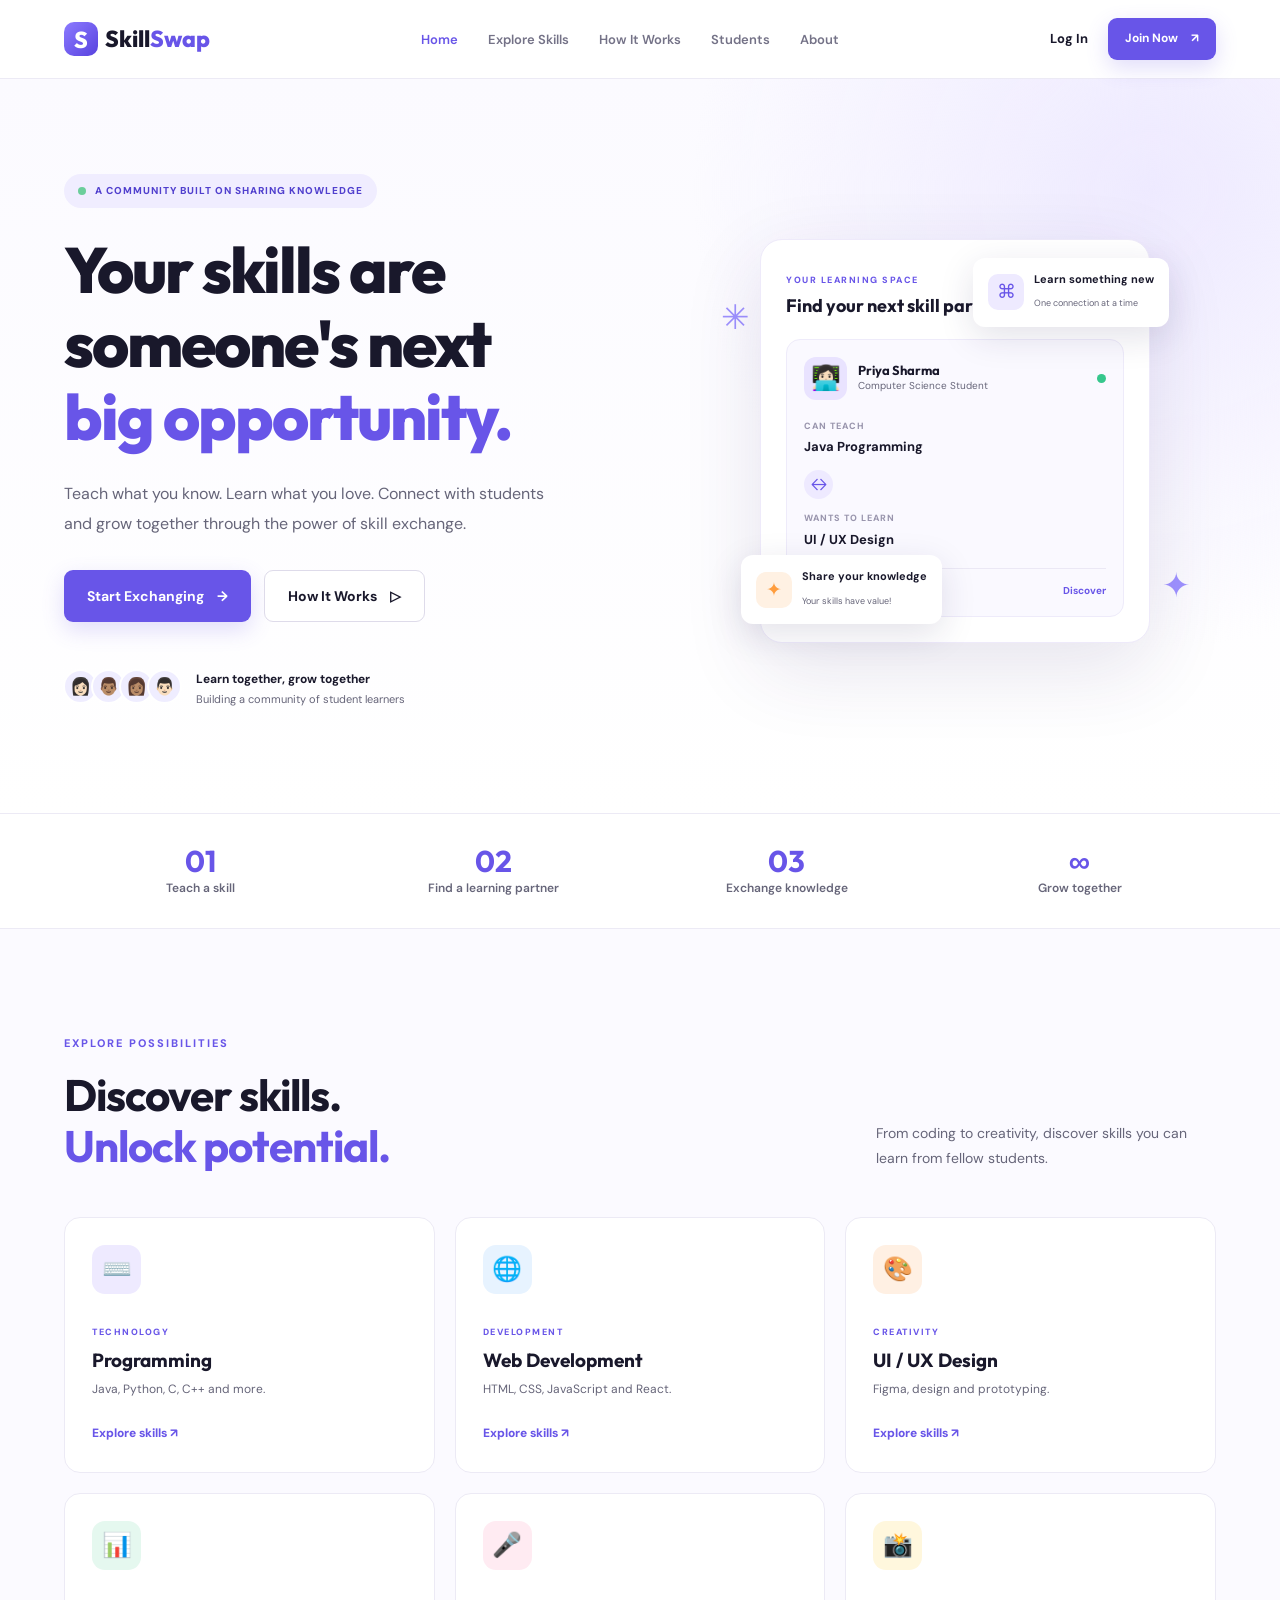
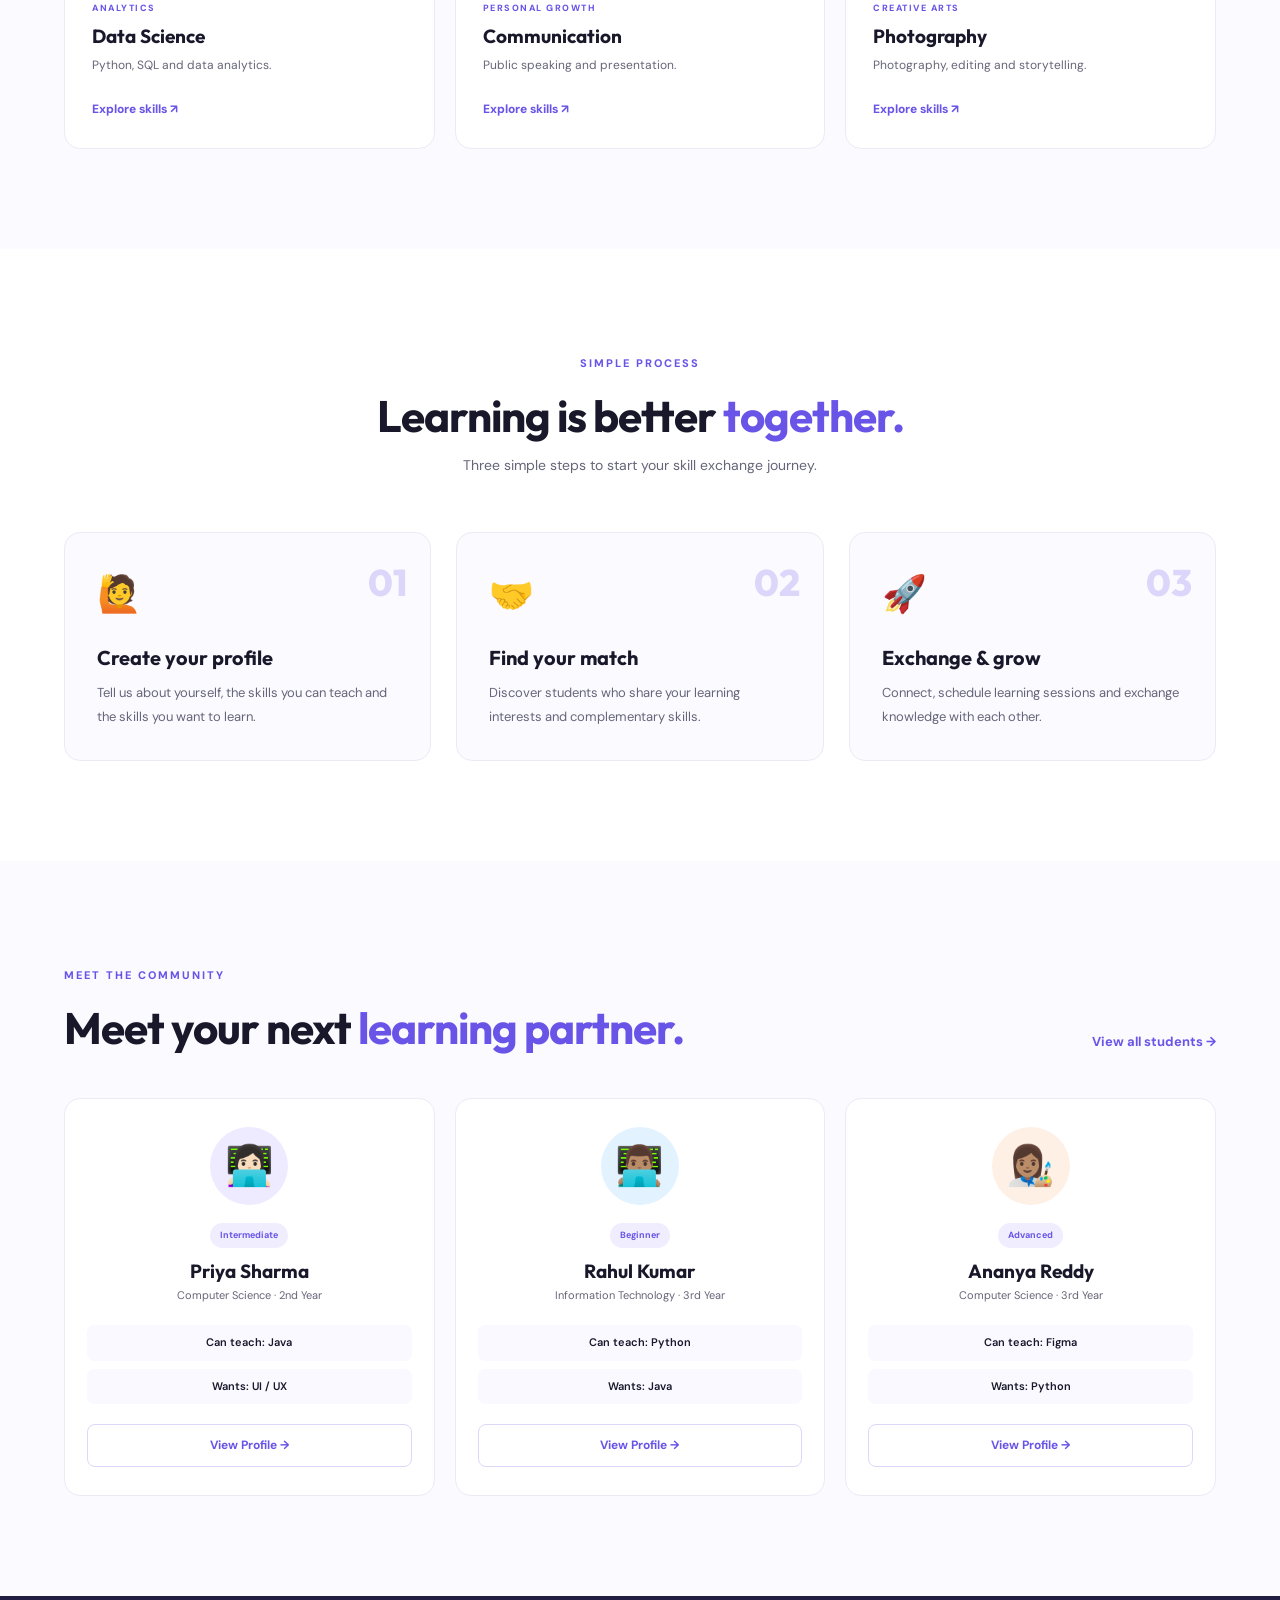
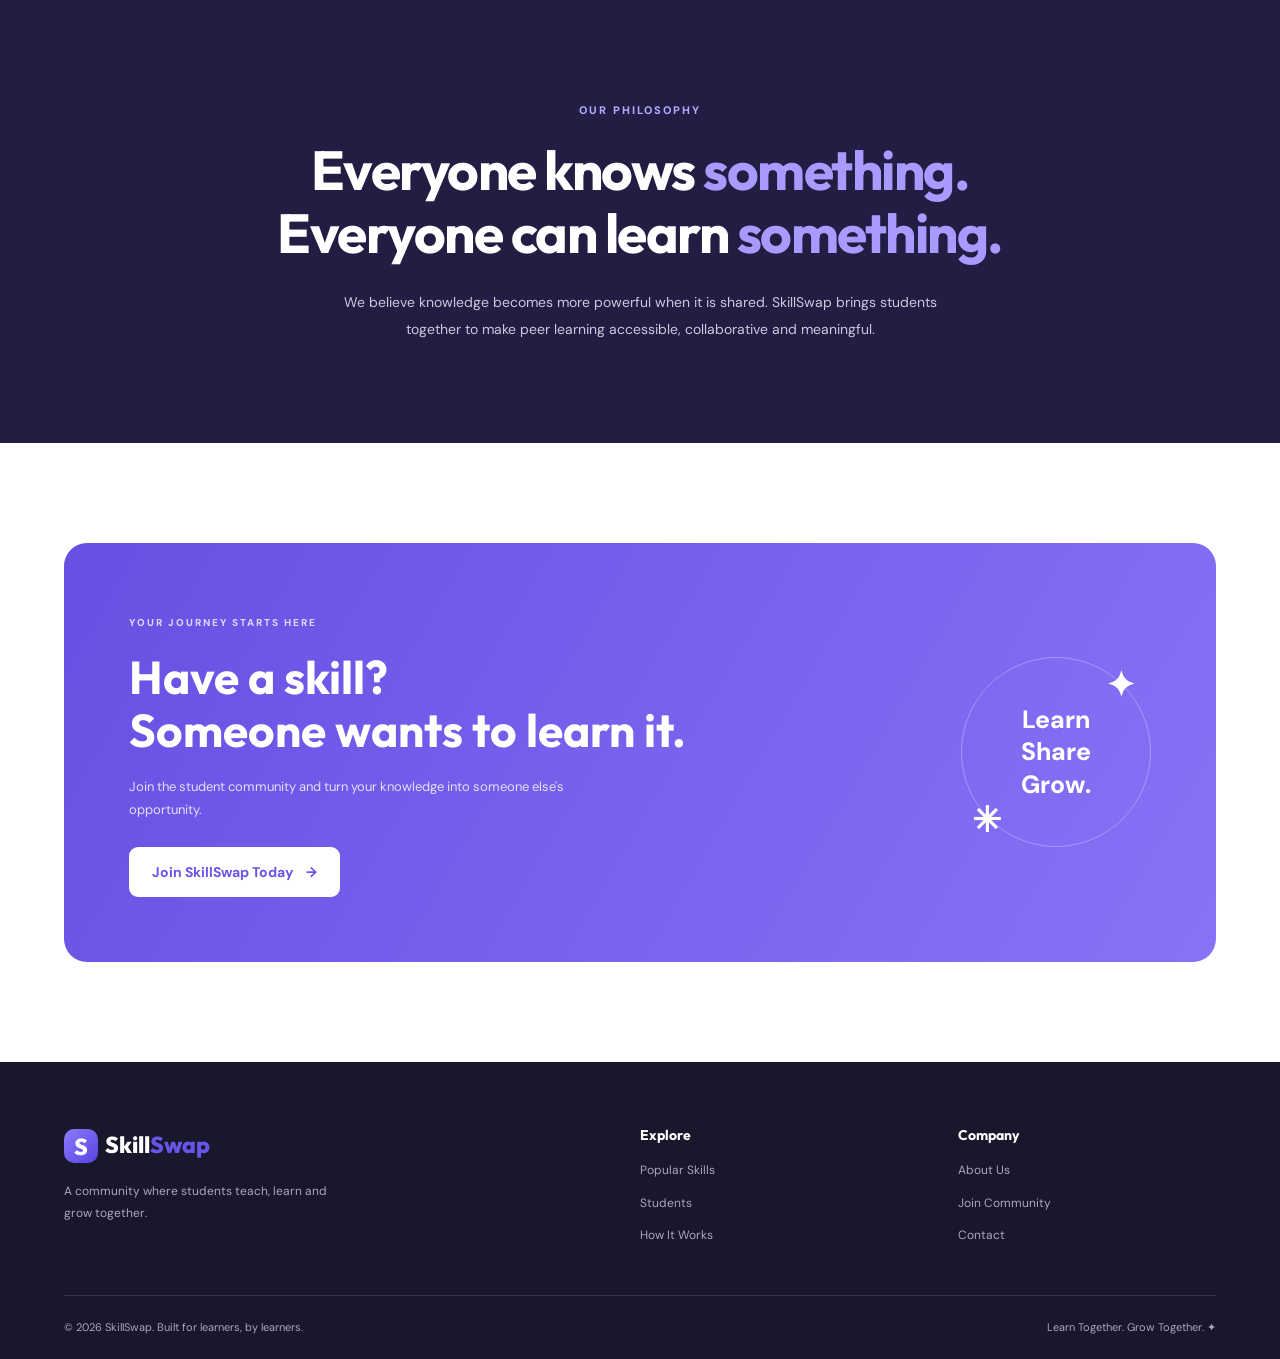
<file: index.html>
<!DOCTYPE html>
<html lang="en">
<head>
    <meta charset="UTF-8">
    <meta name="viewport" content="width=device-width, initial-scale=1.0">

    <title>SkillSwap | Learn Together, Grow Together</title>

    <meta name="description"
          content="Connect with students, exchange skills and learn together with SkillSwap.">

    <link rel="stylesheet" href="style.css">

    <!-- Google Fonts -->
    <link rel="preconnect" href="https://fonts.googleapis.com">
    <link rel="preconnect" href="https://fonts.gstatic.com" crossorigin>
    <link href="https://fonts.googleapis.com/css2?family=DM+Sans:wght@400;500;600;700;800&family=Outfit:wght@400;500;600;700;800&display=swap" rel="stylesheet">

    
</head>

<body>

    <!-- NAVIGATION BAR -->
    <header class="header">
        <nav class="navbar container">

            <a href="#" class="logo">
                <span class="logo-icon">S</span>
                Skill<span>Swap</span>
            </a>

            <button class="menu-toggle" id="menuToggle"
                    aria-label="Toggle navigation"
                    aria-expanded="false">
                ☰
            </button>

            <ul class="nav-links" id="navLinks">
                <li><a href="#home" class="active">Home</a></li>
                <li><a href="#skills">Explore Skills</a></li>
                <li><a href="#how-it-works">How It Works</a></li>
                <li><a href="#students">Students</a></li>
                <li><a href="#about">About</a></li>
            </ul>
            <div class="nav-actions">
    <a href="login.html" class="login-btn">Log In</a>

    <a href="register.html" class="btn btn-primary nav-cta">
        Join Now <span>↗</span>
    </a>
</div>

            

        </nav>
    </header>


    <main>

        <!-- HERO SECTION -->
        <section class="hero" id="home">
            <div class="container hero-grid">

                <div class="hero-content">

                    <div class="eyebrow">
                        <span class="live-dot"></span>
                        A COMMUNITY BUILT ON SHARING KNOWLEDGE
                    </div>

                    <h1>
                        Your skills are
                        someone's next
                        <span>big opportunity.</span>
                    </h1>

                    <p class="hero-description">
                        Teach what you know. Learn what you love.
                        Connect with students and grow together
                        through the power of skill exchange.
                    </p>

                    <div class="hero-buttons">
                        <a href="register.html" class="btn btn-primary">
                            Start Exchanging <span>→</span>
                        </a>

                        <a href="#how-it-works" class="btn btn-outline">
                            How It Works <span>▷</span>
                        </a>
                    </div>

                    <div class="hero-trust">
                        <div class="avatar-stack">
                            <span>👩🏻</span>
                            <span>👨🏽</span>
                            <span>👩🏽</span>
                            <span>👨🏻</span>
                        </div>

                        <div>
                            <strong>Learn together, grow together</strong>
                            <p>Building a community of student learners</p>
                        </div>
                    </div>

                </div>


                <!-- HERO VISUAL -->
                <div class="hero-visual">

                    <div class="visual-glow"></div>

                    <div class="main-card">

                        <div class="card-top">
                            <div>
                                <span class="small-label">YOUR LEARNING SPACE</span>
                                <h3>Find your next skill partner</h3>
                            </div>
                            <span class="sparkle">✦</span>
                        </div>

                        <div class="match-card">

                            <div class="person-info">
                                <div class="person-avatar avatar-one">👩🏻‍💻</div>
                                <div>
                                    <h4>Priya Sharma</h4>
                                    <p>Computer Science Student</p>
                                </div>
                                <span class="online-dot"></span>
                            </div>

                            <div class="skill-exchange">
                                <div>
                                    <span class="skill-label">CAN TEACH</span>
                                    <strong>Java Programming</strong>
                                </div>
                                <span class="exchange-icon">↔</span>
                                <div>
                                    <span class="skill-label">WANTS TO LEARN</span>
                                    <strong>UI / UX Design</strong>
                                </div>
                            </div>

                            <div class="match-footer">
                                <span>✦ Potential skill match</span>
                                <strong>Discover</strong>
                            </div>

                        </div>


                        <div class="floating-card floating-top">
                            <span class="float-icon purple">⌘</span>
                            <div>
                                <strong>Learn something new</strong>
                                <small>One connection at a time</small>
                            </div>
                        </div>

                        <div class="floating-card floating-bottom">
                            <span class="float-icon orange">✦</span>
                            <div>
                                <strong>Share your knowledge</strong>
                                <small>Your skills have value!</small>
                            </div>
                        </div>

                    </div>

                    <div class="decoration decoration-one">✳</div>
                    <div class="decoration decoration-two">✦</div>

                </div>

            </div>
        </section>


        <!-- STATISTICS -->
        <section class="stats-section">
            <div class="container stats-grid">

                <div class="stat">
                    <h2>01</h2>
                    <p>Teach a skill</p>
                </div>

                <div class="stat">
                    <h2>02</h2>
                    <p>Find a learning partner</p>
                </div>

                <div class="stat">
                    <h2>03</h2>
                    <p>Exchange knowledge</p>
                </div>

                <div class="stat">
                    <h2>∞</h2>
                    <p>Grow together</p>
                </div>

            </div>
        </section>


        <!-- POPULAR SKILLS -->
        <section class="section skills-section" id="skills">

            <div class="container">

                <div class="section-heading">
                    <div>
                        <span class="section-tag">EXPLORE POSSIBILITIES</span>
                        <h2>Discover skills.<br><span>Unlock potential.</span></h2>
                    </div>

                    <p>
                        From coding to creativity, discover skills
                        you can learn from fellow students.
                    </p>
                </div>


                <div class="skills-grid">

                    <article class="skill-card skill-purple">
                        <div class="skill-icon">⌨️</div>
                        <span class="skill-category">TECHNOLOGY</span>
                        <h3>Programming</h3>
                        <p>Java, Python, C, C++ and more.</p>
                        <a href="#join">Explore skills <span>↗</span></a>
                    </article>

                    <article class="skill-card skill-blue">
                        <div class="skill-icon">🌐</div>
                        <span class="skill-category">DEVELOPMENT</span>
                        <h3>Web Development</h3>
                        <p>HTML, CSS, JavaScript and React.</p>
                        <a href="#join">Explore skills <span>↗</span></a>
                    </article>

                    <article class="skill-card skill-orange">
                        <div class="skill-icon">🎨</div>
                        <span class="skill-category">CREATIVITY</span>
                        <h3>UI / UX Design</h3>
                        <p>Figma, design and prototyping.</p>
                        <a href="#join">Explore skills <span>↗</span></a>
                    </article>

                    <article class="skill-card skill-green">
                        <div class="skill-icon">📊</div>
                        <span class="skill-category">ANALYTICS</span>
                        <h3>Data Science</h3>
                        <p>Python, SQL and data analytics.</p>
                        <a href="#join">Explore skills <span>↗</span></a>
                    </article>

                    <article class="skill-card skill-pink">
                        <div class="skill-icon">🎤</div>
                        <span class="skill-category">PERSONAL GROWTH</span>
                        <h3>Communication</h3>
                        <p>Public speaking and presentation.</p>
                        <a href="#join">Explore skills <span>↗</span></a>
                    </article>

                    <article class="skill-card skill-yellow">
                        <div class="skill-icon">📸</div>
                        <span class="skill-category">CREATIVE ARTS</span>
                        <h3>Photography</h3>
                        <p>Photography, editing and storytelling.</p>
                        <a href="#join">Explore skills <span>↗</span></a>
                    </article>

                </div>

            </div>
        </section>


        <!-- HOW IT WORKS -->
        <section class="section process-section" id="how-it-works">

            <div class="container">

                <div class="center-heading">
                    <span class="section-tag">SIMPLE PROCESS</span>
                    <h2>Learning is better <span>together.</span></h2>
                    <p>Three simple steps to start your skill exchange journey.</p>
                </div>


                <div class="process-grid">

                    <article class="process-card">
                        <div class="process-number">01</div>
                        <div class="process-icon">🙋</div>
                        <h3>Create your profile</h3>
                        <p>
                            Tell us about yourself, the skills you
                            can teach and the skills you want to learn.
                        </p>
                    </article>

                    <article class="process-card">
                        <div class="process-number">02</div>
                        <div class="process-icon">🤝</div>
                        <h3>Find your match</h3>
                        <p>
                            Discover students who share your
                            learning interests and complementary skills.
                        </p>
                    </article>

                    <article class="process-card">
                        <div class="process-number">03</div>
                        <div class="process-icon">🚀</div>
                        <h3>Exchange & grow</h3>
                        <p>
                            Connect, schedule learning sessions
                            and exchange knowledge with each other.
                        </p>
                    </article>

                </div>

            </div>
        </section>


        <!-- FEATURED STUDENTS -->
        <section class="section students-section" id="students">

            <div class="container">

                <div class="section-heading">
                    <div>
                        <span class="section-tag">MEET THE COMMUNITY</span>
                        <h2>Meet your next <span>learning partner.</span></h2>
                    </div>

                    <a href="#join" class="text-link">
                        View all students →
                    </a>
                </div>


                <div class="students-grid">

                    <article class="student-card">
                        <div class="student-avatar student-one">👩🏻‍💻</div>
                        <span class="student-level">Intermediate</span>
                        <h3>Priya Sharma</h3>
                        <p>Computer Science · 2nd Year</p>
                        <div class="student-skills">
                            <span>Can teach: Java</span>
                            <span>Wants: UI / UX</span>
                        </div>
                        <a href="#join" class="student-button">View Profile →</a>
                    </article>

                    <article class="student-card">
                        <div class="student-avatar student-two">👨🏽‍💻</div>
                        <span class="student-level">Beginner</span>
                        <h3>Rahul Kumar</h3>
                        <p>Information Technology · 3rd Year</p>
                        <div class="student-skills">
                            <span>Can teach: Python</span>
                            <span>Wants: Java</span>
                        </div>
                        <a href="#join" class="student-button">View Profile →</a>
                    </article>

                    <article class="student-card">
                        <div class="student-avatar student-three">👩🏽‍🎨</div>
                        <span class="student-level">Advanced</span>
                        <h3>Ananya Reddy</h3>
                        <p>Computer Science · 3rd Year</p>
                        <div class="student-skills">
                            <span>Can teach: Figma</span>
                            <span>Wants: Python</span>
                        </div>
                        <a href="#join" class="student-button">View Profile →</a>
                    </article>

                </div>

            </div>
        </section>


        <!-- ABOUT / MISSION -->
        <section class="mission-section" id="about">

            <div class="container mission-content">

                <span class="section-tag">OUR PHILOSOPHY</span>

                <h2>
                    Everyone knows
                    <span>something.</span>
                    Everyone can learn
                    <span>something.</span>
                </h2>

                <p>
                    We believe knowledge becomes more powerful
                    when it is shared. SkillSwap brings students
                    together to make peer learning accessible,
                    collaborative and meaningful.
                </p>

            </div>

        </section>


        <!-- CALL TO ACTION -->
        <section class="section cta-section" id="join">

            <div class="container">

                <div class="cta-box">

                    <div class="cta-content">
                        <span class="cta-label">YOUR JOURNEY STARTS HERE</span>

                        <h2>
                            Have a skill?
                            <br>
                            Someone wants to learn it.
                        </h2>

                        <p>
                            Join the student community and turn
                            your knowledge into someone else's opportunity.
                        </p>

                        <a href="register.html" class="btn btn-white">
                            Join SkillSwap Today <span>→</span>
                        </a>
                    </div>

                    <div class="cta-decoration">
                        <span>✦</span>
                        <div>Learn<br>Share<br>Grow.</div>
                        <span>✳</span>
                    </div>

                </div>

            </div>
        </section>

    </main>


    <!-- FOOTER -->
    <footer class="footer">

        <div class="container footer-content">

            <div class="footer-brand">
                <a href="#" class="logo footer-logo">
                    <span class="logo-icon">S</span>
                    Skill<span>Swap</span>
                </a>

                <p>
                    A community where students teach,
                    learn and grow together.
                </p>
            </div>


            <div class="footer-column">
                <h4>Explore</h4>
                <a href="#skills">Popular Skills</a>
                <a href="#students">Students</a>
                <a href="#how-it-works">How It Works</a>
            </div>


            <div class="footer-column">
                <h4>Company</h4>
                <a href="#about">About Us</a>
                <a href="#join">Join Community</a>
                <a href="mailto:hello@skillswap.example">Contact</a>
            </div>

        </div>

        <div class="container footer-bottom">
            <p>© <span id="year"></span> SkillSwap. Built for learners, by learners.</p>
            <p>Learn Together. Grow Together. ✦</p>
        </div>

    </footer>

    <script src="/script.js" defer></script>

</body>
</html>
</file>
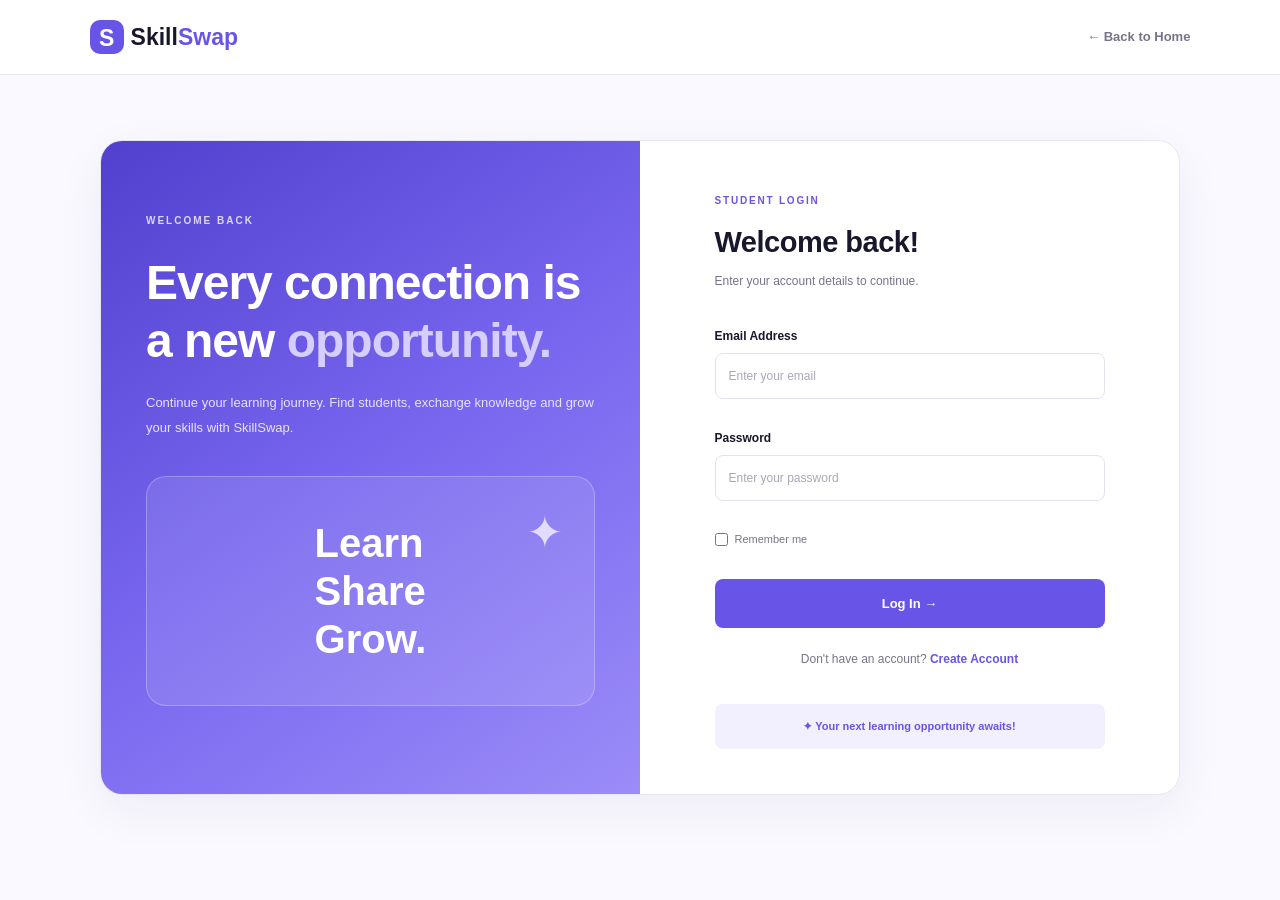
<file: dashboard.html>
<!DOCTYPE html>
<html lang="en">


<head>
    <meta charset="UTF-8">
    <meta name="viewport" content="width=device-width, initial-scale=1.0">

    <title>Student Dashboard | SkillSwap</title>

    <!-- Dashboard CSS -->
    <link rel="stylesheet" href="dashboard.css">

    <!-- Google Fonts -->
    <link rel="preconnect" href="https://fonts.googleapis.com">
    <link rel="preconnect" href="https://fonts.gstatic.com" crossorigin>

    <link href="https://fonts.googleapis.com/css2?family=DM+Sans:wght@400;500;600;700;800&family=Outfit:wght@400;500;600;700;800&display=swap"
        rel="stylesheet">

    <!-- JavaScript -->
    <script src="/auth.js" defer></script>
    <script src="/dashboard.js" defer></script>
</head>


<body>

    <div class="dashboard-container">

        <!-- SIDEBAR -->
        <aside class="sidebar" id="sidebar">

            <div class="logo">
                <span class="logo-icon">S</span>
                <span>SkillSwap</span>
            </div>

            <div class="sidebar-profile">

                <div class="profile-avatar" id="sidebarAvatar">
                    S
                </div>

                <div>
                    <h3 id="sidebarName">Student</h3>
                    <p>Student Account</p>
                </div>

            </div>

            <nav class="sidebar-nav">

                <p class="nav-heading">MENU</p>

                <a href="#overview" class="nav-link active">
                    <span>⌂</span>
                    Overview
                </a>

                <a href="#my-skills" class="nav-link">
                    <span>✦</span>
                    My Skills
                </a>

                <a href="#recommended" class="nav-link">
                    <span>♧</span>
                    Explore Students
                </a>

                <a href="#activity" class="nav-link">
                    <span>◷</span>
                    Activity
                </a>

            </nav>

            <div class="sidebar-bottom">

                <div class="sidebar-help">
                    <h3>Keep learning!</h3>
                    <p>Share your knowledge and discover new skills.</p>
                </div>

                <button class="logout-btn" id="logoutBtn">
                    <span>↪</span>
                    Logout
                </button>

            </div>

        </aside>


        <!-- MAIN CONTENT -->
        <main class="main-content">

            <!-- TOP HEADER -->
            <header class="topbar">

                <button class="menu-toggle" id="menuToggle">
                    ☰
                </button>

                <div>
                    <p class="topbar-label">STUDENT PORTAL</p>
                    <h2>Dashboard</h2>
                </div>

                <div class="topbar-right">

                    <div class="topbar-user">
                        <div class="small-avatar" id="topAvatar">
                            S
                        </div>

                        <span id="topbarName">Student</span>
                    </div>

                </div>

            </header>


            <!-- OVERVIEW SECTION -->
            <section class="welcome-section" id="overview">

                <div class="welcome-text">

                    <p class="welcome-label">YOUR SKILL JOURNEY STARTS HERE</p>

                    <h1>
                        Welcome back,
                        <span id="welcomeName">Student</span>!
                    </h1>

                    <p>
                        Share what you know, learn what you love,
                        and connect with talented students.
                    </p>

                </div>

                <div class="welcome-illustration">
                    <div class="illustration-circle">✦</div>
                    <div class="illustration-text">
                        Learn <span>•</span> Teach <span>•</span> Grow
                    </div>
                </div>

            </section>


            <!-- STUDENT PROFILE -->
            <section class="profile-section">

                <div class="section-heading">
                    <div>
                        <p class="section-label">YOUR PROFILE</p>
                        <h2>Student Information</h2>
                    </div>
                </div>

                <div class="profile-card">

                    <div class="large-avatar" id="profileAvatar">
                        S
                    </div>

                    <div class="profile-details">

                        <h2 id="studentName">Student Name</h2>

                        <p id="studentEmail">student@email.com</p>

                        <div class="profile-meta">

                            <span id="studentCollege">College Name</span>

                            <span class="meta-dot">•</span>

                            <span id="studentDepartment">Department</span>

                            <span class="meta-dot">•</span>

                            <span id="studentYear">Study Year</span>

                        </div>

                    </div>

                    <div class="profile-status">
                        <span class="status-dot"></span>
                        Active Member
                    </div>

                </div>

            </section>


            <!-- STATISTICS -->
            <section class="stats-section">

                <div class="section-heading">
                    <div>
                        <p class="section-label">YOUR PROGRESS</p>
                        <h2>Dashboard Overview</h2>
                    </div>
                </div>

                <div class="stats-grid">

                    <div class="stat-card">
                        <div class="stat-icon purple">✦</div>
                        <p>Skills I Teach</p>
                        <h2 id="teachCount">0</h2>
                        <span>Skills offered</span>
                    </div>

                    <div class="stat-card">
                        <div class="stat-icon orange">◎</div>
                        <p>Skills I Want to Learn</p>
                        <h2 id="learnCount">0</h2>
                        <span>Learning goals</span>
                    </div>

                    <div class="stat-card">
                        <div class="stat-icon green">♧</div>
                        <p>Registered Students</p>
                        <h2 id="studentCount">0</h2>
                        <span>Community members</span>
                    </div>

                    <div class="stat-card">
                        <div class="stat-icon blue">✓</div>
                        <p>Profile Completion</p>
                        <h2 id="profileCompletion">0%</h2>
                        <span>Profile information</span>
                    </div>

                </div>

            </section>


            <!-- MY SKILLS -->
            <section class="skills-section" id="my-skills">

                <div class="section-heading">
                    <div>
                        <p class="section-label">SKILL EXCHANGE</p>
                        <h2>My Skills</h2>
                    </div>
                </div>

                <div class="skills-grid">

                    <div class="skills-card">

                        <div class="skills-card-heading">
                            <div class="skill-heading-icon teach-icon">↗</div>

                            <div>
                                <h3>Skills I Can Teach</h3>
                                <p>Knowledge I can share</p>
                            </div>
                        </div>

                        <div class="skill-list" id="teachSkillsList">
                            <p class="empty-skills">No teaching skills added.</p>
                        </div>

                    </div>


                    <div class="skills-card">

                        <div class="skills-card-heading">
                            <div class="skill-heading-icon learn-icon">✧</div>

                            <div>
                                <h3>Skills I Want to Learn</h3>
                                <p>Skills I want to explore</p>
                            </div>
                        </div>

                        <div class="skill-list" id="learnSkillsList">
                            <p class="empty-skills">No learning skills added.</p>
                        </div>

                    </div>

                </div>

            </section>


            <!-- RECOMMENDED STUDENTS -->
            <section class="recommended-section" id="recommended">

                <div class="section-heading">

                    <div>
                        <p class="section-label">DISCOVER YOUR COMMUNITY</p>
                        <h2>Recommended Students</h2>
                        <p class="section-description">
                            Students who may be a good skill-exchange match for you.
                        </p>
                    </div>

                </div>

                <div class="search-box">
                    <span>⌕</span>

                    <input
                        type="text"
                        id="studentSearch"
                        placeholder="Search students, colleges or skills..."
                    >
                </div>

                <div class="recommended-grid" id="recommendedStudents">

                    <!-- Student cards are generated by JavaScript -->

                </div>

            </section>


            <!-- ACTIVITY -->
            <section class="activity-section" id="activity">

                <div class="section-heading">
                    <div>
                        <p class="section-label">YOUR ACCOUNT</p>
                        <h2>Recent Activity</h2>
                    </div>
                </div>

                <div class="activity-card">

                    <div class="activity-icon">✓</div>

                    <div>
                        <h3>Welcome to SkillSwap!</h3>
                        <p>
                            Your student profile is ready.
                            Start connecting with students and exchanging skills.
                        </p>
                    </div>

                </div>

            </section>


            <!-- FOOTER -->
            <footer class="dashboard-footer">

                <p>
                    © <span id="currentYear"></span> SkillSwap.
                    Learn Together. Grow Together.
                </p>

            </footer>

        </main>

    </div>

</body>
</html>
</file>
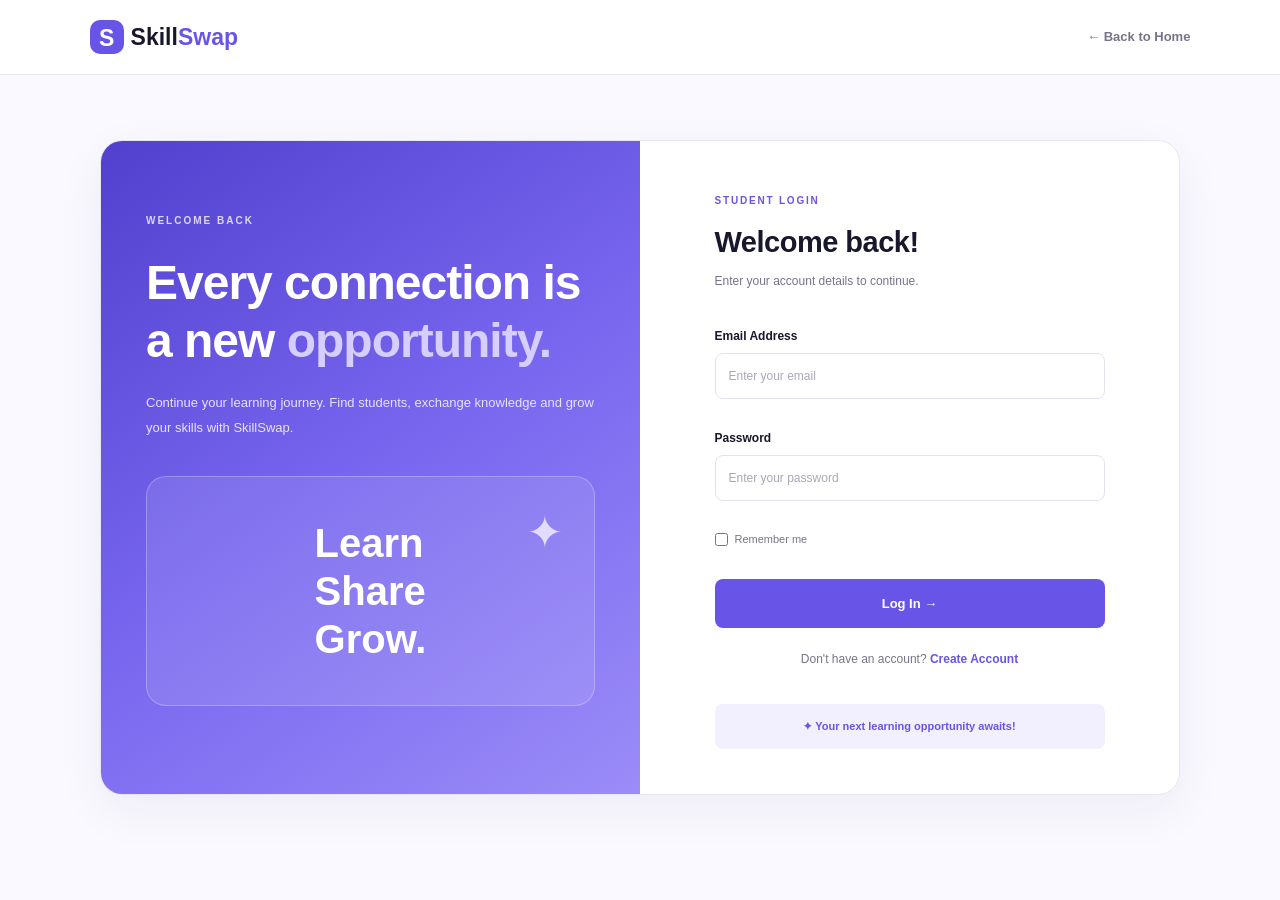
<file: explore.html>
<!DOCTYPE html>
<html lang="en">

<head>
    <meta charset="UTF-8">
    <meta name="viewport" content="width=device-width, initial-scale=1.0">

    <title>Explore Students | SkillSwap</title>

    <!-- Explore Page CSS -->
    <link rel="stylesheet" href="explore.css">

    <!-- Google Fonts -->
    <link rel="preconnect" href="https://fonts.googleapis.com">
    <link rel="preconnect" href="https://fonts.gstatic.com" crossorigin>

    <link href="https://fonts.googleapis.com/css2?family=DM+Sans:wght@400;500;600;700;800&family=Outfit:wght@400;500;600;700;800&display=swap" rel="stylesheet">

    <!-- JavaScript -->
    <script src="/auth.js" defer></script>
    <script src="explore.js" defer></script>
</head>

<body>

    <div class="explore-container">

        <!-- SIDEBAR -->
        <aside class="sidebar">

            <div class="logo">
                <h2>Skill<span>Swap</span></h2>
            </div>

            <div class="sidebar-profile">
                <div class="profile-avatar" id="sidebarAvatar">S</div>
                <h3 id="sidebarName">Student Name</h3>
                <p>Student Account</p>
            </div>

            <nav class="sidebar-nav">

                <a href="dashboard.html">
                    <span>⌂</span> Overview
                </a>

                <a href="dashboard.html">
                    <span>✦</span> My Skills
                </a>

                <a href="explore.html" class="active">
                    <span>⌕</span> Explore Students
                </a>

                <a href="dashboard.html">
                    <span>▤</span> Activity
                </a>

            </nav>

            <div class="sidebar-bottom">
                <a href="index.html">← Back to Home</a>
                <button id="logoutBtn">Logout</button>
            </div>

        </aside>


        <!-- MAIN CONTENT -->
        <main class="main-content">

            <!-- TOPBAR -->
            <header class="topbar">

                <div>
                    <p>SkillSwap Student Portal</p>
                    <h2>Explore Students</h2>
                </div>

                <div class="topbar-profile">
                    <div class="profile-avatar" id="topbarAvatar">S</div>
                    <span id="topbarName">Student</span>
                </div>

            </header>


            <!-- WELCOME SECTION -->
            <section class="explore-welcome">

                <div>
                    <p class="welcome-label">BUILD YOUR NETWORK</p>

                    <h1>Find Your Next <span>Learning Partner</span></h1>

                    <p>
                        Connect with talented students, exchange skills,
                        and learn something new together.
                    </p>
                </div>

            </section>


            <!-- SEARCH SECTION -->
            <section class="search-section">

                <div class="search-heading">
                    <h2>Discover Students</h2>
                    <p>Find students who can teach what you want to learn.</p>
                </div>

                <div class="search-bar">

                    <input
                        type="text"
                        id="studentSearch"
                        placeholder="Search by name, college, or skill..."
                    >

                    <button id="searchBtn">Search</button>

                </div>


                <!-- FILTERS -->
                <div class="filter-container">

                    <select id="departmentFilter">
                        <option value="">All Departments</option>
                        <option value="CSE">Computer Science</option>
                        <option value="IT">Information Technology</option>
                        <option value="ECE">Electronics</option>
                        <option value="EEE">Electrical</option>
                        <option value="Mechanical">Mechanical</option>
                        <option value="Civil">Civil</option>
                    </select>

                    <select id="skillFilter">
                        <option value="">All Skills</option>
                        <option value="Java">Java</option>
                        <option value="Python">Python</option>
                        <option value="C">C Programming</option>
                        <option value="HTML & CSS">HTML & CSS</option>
                        <option value="JavaScript">JavaScript</option>
                        <option value="UI/UX">UI/UX Design</option>
                        <option value="Data Science">Data Science</option>
                        <option value="Photography">Photography</option>
                    </select>

                </div>

            </section>


            <!-- STUDENT RESULTS -->
            <section class="students-section">

                <div class="students-heading">

                    <div>
                        <h2>Students You Can Connect With</h2>
                        <p>Explore people with skills worth sharing.</p>
                    </div>

                    <span id="studentCount">0 Students</span>

                </div>


                <!-- JavaScript will generate student cards here -->
                
<div class="student-grid" id="studentGrid">

    <p id="loadingMessage">
        Loading students...
    </p>

</div>


            </section>

            
<!-- EXCHANGE REQUESTS SECTION -->

<section class="requests-section">

    <div class="requests-heading">
        <h2>Exchange Requests</h2>
        <p>Manage the skill-exchange requests between students.</p>
    </div>

    <!-- INCOMING REQUESTS -->

    <div class="request-group">

        <h3>Incoming Requests</h3>

        <div id="incomingRequests" class="request-list">
            <p class="request-empty">Loading incoming requests...</p>
        </div>

    </div>


    <!-- OUTGOING REQUESTS -->

    <div class="request-group">

        <h3>Sent Requests</h3>

        <div id="outgoingRequests" class="request-list">
            <p class="request-empty">Loading sent requests...</p>
        </div>

    </div>

</section>



            <!-- FOOTER -->
            <footer class="explore-footer">
                <p>© 2026 SkillSwap. Learn Together. Grow Together.</p>
            </footer>

        </main>

    </div>

</body>
</html>
</file>
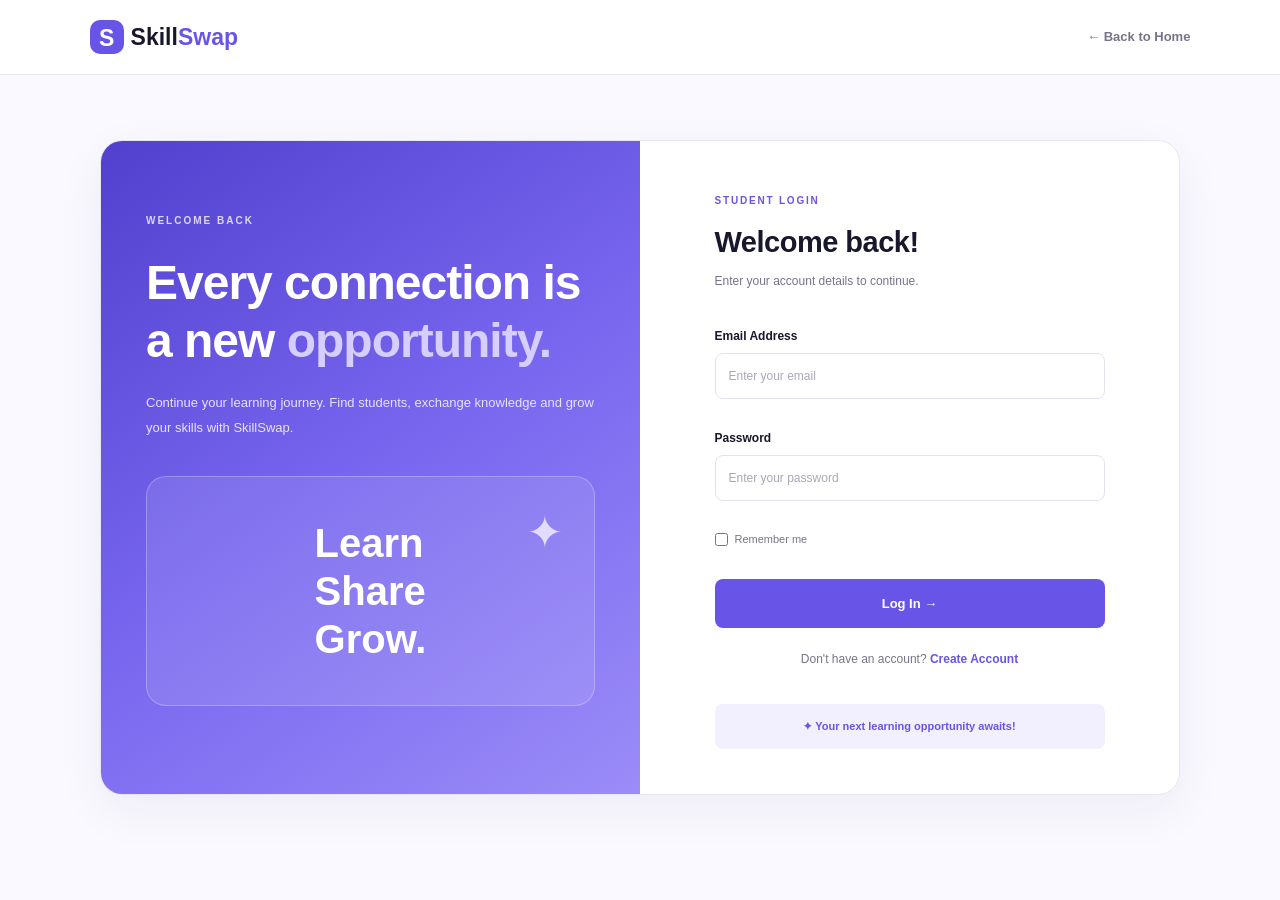
<file: login.html>
<!DOCTYPE html>
<html lang="en">
<head>
    <meta charset="UTF-8">
    <meta name="viewport" content="width=device-width, initial-scale=1.0">

    <title>Login | SkillSwap</title>

    <link rel="stylesheet" href="auth.css">
    <!-- <script src="auth.js" defer></script> -->
</head>

<body>

    <header class="auth-header">

        <a href="index.html" class="logo">
            <span class="logo-icon">S</span>
            Skill<span>Swap</span>
        </a>

        <a href="index.html" class="back-home">← Back to Home</a>

    </header>


    <main class="login-container">

        <section class="login-decoration">

            <span class="auth-tag">WELCOME BACK</span>

            <h1>
                Every connection
                is a new <span>opportunity.</span>
            </h1>

            <p>
                Continue your learning journey.
                Find students, exchange knowledge
                and grow your skills with SkillSwap.
            </p>

            <div class="login-art">
                <div class="art-circle">✦</div>
                <div class="art-text">
                    Learn<br>
                    Share<br>
                    Grow.
                </div>
            </div>

        </section>


        <section class="login-form-section">

            <div class="login-form-card">

                <div class="form-heading">
                    <span class="section-tag">STUDENT LOGIN</span>
                    <h2>Welcome back!</h2>
                    <p>Enter your account details to continue.</p>
                </div>


                <form id="loginForm" novalidate>

                    <div class="form-group">

                        <label for="loginEmail">Email Address</label>

                        <input
                            type="email"
                            id="loginEmail"
                            placeholder="Enter your email"
                            autocomplete="email"
                            required
                        >

                        <small class="error-message"
                               id="loginEmailError"></small>

                    </div>


                    <div class="form-group">

                        <label for="loginPassword">Password</label>

                        <input
                            type="password"
                            id="loginPassword"
                            placeholder="Enter your password"
                            autocomplete="current-password"
                            required
                        >

                        <small class="error-message"
                               id="loginPasswordError"></small>

                    </div>


                    <div class="login-options">

                        <label>
                            <input type="checkbox" id="rememberMe">
                            Remember me
                        </label>

                    </div>


                    <div id="loginMessage" class="form-message"
                         role="status" aria-live="polite"></div>


                    <button type="submit" class="auth-submit">
                        Log In →
                    </button>

                </form>


                <p class="auth-switch">
                    Don't have an account?
                    <a href="register.html">Create Account</a>
                </p>


                <div class="login-note">
                    <span>✦</span>
                    Your next learning opportunity awaits!
                </div>

            </div>

        </section>

    </main>

    
    <script src="/auth.js" defer></script>

</body>
</html>
</file>
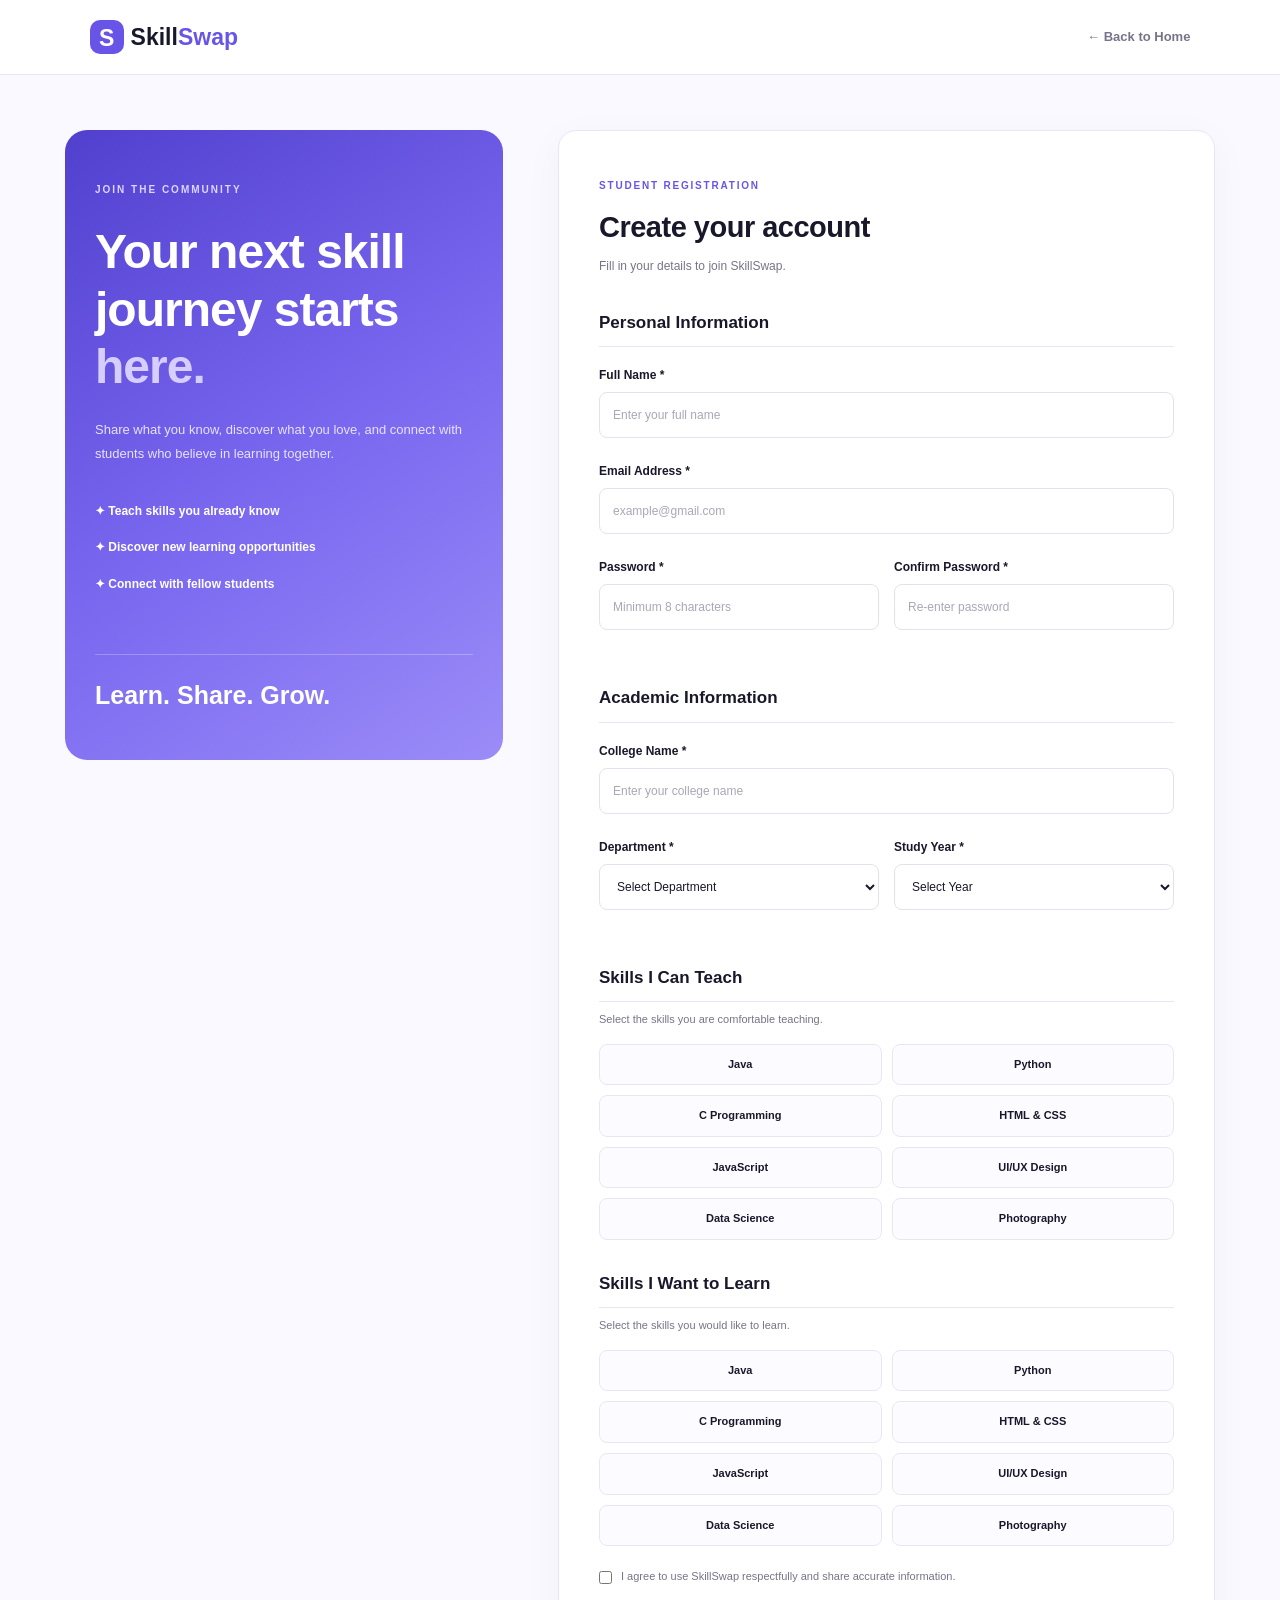
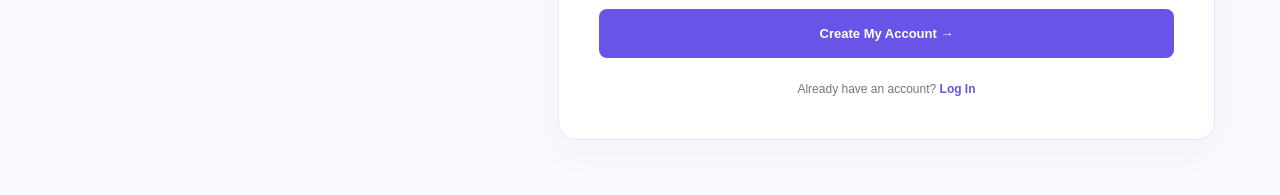
<file: register.html>
<!DOCTYPE html>
<html lang="en">
<head>
    <meta charset="UTF-8">
    <meta name="viewport" content="width=device-width, initial-scale=1.0">

    <title>Create Account | SkillSwap</title>

    <link rel="stylesheet" href="auth.css">
    <!-- <script src="auth.js" defer></script> -->
</head>

<body>

    <header class="auth-header">
        <a href="index.html" class="logo">
            <span class="logo-icon">S</span>
            Skill<span>Swap</span>
        </a>

        <a href="index.html" class="back-home">← Back to Home</a>
    </header>


    <main class="auth-container">

        <section class="auth-intro">
            <span class="auth-tag">JOIN THE COMMUNITY</span>

            <h1>
                Your next skill
                journey starts <span>here.</span>
            </h1>

            <p>
                Share what you know, discover what you love,
                and connect with students who believe in
                learning together.
            </p>

            <div class="intro-points">
                <div>✦ Teach skills you already know</div>
                <div>✦ Discover new learning opportunities</div>
                <div>✦ Connect with fellow students</div>
            </div>

            <div class="intro-decoration">Learn. Share. Grow.</div>
        </section>


        <section class="auth-form-section">

            <div class="form-heading">
                <span class="section-tag">STUDENT REGISTRATION</span>
                <h2>Create your account</h2>
                <p>Fill in your details to join SkillSwap.</p>
            </div>


            <form id="registerForm" novalidate>

                <!-- PERSONAL DETAILS -->

                <h3 class="form-subheading">Personal Information</h3>

                <div class="form-group">
                    <label for="fullName">Full Name *</label>
                    <input
                        type="text"
                        id="fullName"
                        placeholder="Enter your full name"
                        autocomplete="name"
                        required
                    >
                    <small class="error-message" id="nameError"></small>
                </div>


                <div class="form-group">
                    <label for="email">Email Address *</label>
                    <input
                        type="email"
                        id="email"
                        placeholder="example@gmail.com"
                        autocomplete="email"
                        required
                    >
                    <small class="error-message" id="emailError"></small>
                </div>


                <div class="form-row">

                    <div class="form-group">
                        <label for="password">Password *</label>
                        <input
                            type="password"
                            id="password"
                            placeholder="Minimum 8 characters"
                            autocomplete="new-password"
                            required
                        >
                        <small class="error-message" id="passwordError"></small>
                    </div>

                    <div class="form-group">
                        <label for="confirmPassword">Confirm Password *</label>
                        <input
                            type="password"
                            id="confirmPassword"
                            placeholder="Re-enter password"
                            autocomplete="new-password"
                            required
                        >
                        <small class="error-message" id="confirmError"></small>
                    </div>

                </div>


                <!-- COLLEGE DETAILS -->

                <h3 class="form-subheading">Academic Information</h3>

                <div class="form-group">
                    <label for="college">College Name *</label>
                    <input
                        type="text"
                        id="college"
                        placeholder="Enter your college name"
                        required
                    >
                    <small class="error-message" id="collegeError"></small>
                </div>


                <div class="form-row">

                    <div class="form-group">
                        <label for="department">Department *</label>

                        <select id="department" required>
                            <option value="">Select Department</option>
                            <option value="CSE">Computer Science</option>
                            <option value="IT">Information Technology</option>
                            <option value="ECE">Electronics & Communication</option>
                            <option value="EEE">Electrical & Electronics</option>
                            <option value="Mechanical">Mechanical</option>
                            <option value="Civil">Civil</option>
                            <option value="Other">Other</option>
                        </select>

                        <small class="error-message" id="departmentError"></small>
                    </div>


                    <div class="form-group">
                        <label for="year">Study Year *</label>

                        <select id="year" required>
                            <option value="">Select Year</option>
                            <option value="1st Year">1st Year</option>
                            <option value="2nd Year">2nd Year</option>
                            <option value="3rd Year">3rd Year</option>
                            <option value="4th Year">4th Year</option>
                        </select>

                        <small class="error-message" id="yearError"></small>
                    </div>

                </div>


                <!-- SKILLS TO TEACH -->

                <h3 class="form-subheading">Skills I Can Teach</h3>

                <p class="form-hint">
                    Select the skills you are comfortable teaching.
                </p>

                <div class="skill-options" id="teachSkills">

                    <label class="skill-option">
                        <input type="checkbox" name="teach" value="Java">
                        <span>Java</span>
                    </label>

                    <label class="skill-option">
                        <input type="checkbox" name="teach" value="Python">
                        <span>Python</span>
                    </label>

                    <label class="skill-option">
                        <input type="checkbox" name="teach" value="C Programming">
                        <span>C Programming</span>
                    </label>

                    <label class="skill-option">
                        <input type="checkbox" name="teach" value="HTML & CSS">
                        <span>HTML & CSS</span>
                    </label>

                    <label class="skill-option">
                        <input type="checkbox" name="teach" value="JavaScript">
                        <span>JavaScript</span>
                    </label>

                    <label class="skill-option">
                        <input type="checkbox" name="teach" value="UI/UX Design">
                        <span>UI/UX Design</span>
                    </label>

                    <label class="skill-option">
                        <input type="checkbox" name="teach" value="Data Science">
                        <span>Data Science</span>
                    </label>

                    <label class="skill-option">
                        <input type="checkbox" name="teach" value="Photography">
                        <span>Photography</span>
                    </label>

                </div>

                <small class="error-message" id="teachError"></small>


                <!-- SKILLS TO LEARN -->

                <h3 class="form-subheading">Skills I Want to Learn</h3>

                <p class="form-hint">
                    Select the skills you would like to learn.
                </p>

                <div class="skill-options" id="learnSkills">

                    <label class="skill-option">
                        <input type="checkbox" name="learn" value="Java">
                        <span>Java</span>
                    </label>

                    <label class="skill-option">
                        <input type="checkbox" name="learn" value="Python">
                        <span>Python</span>
                    </label>

                    <label class="skill-option">
                        <input type="checkbox" name="learn" value="C Programming">
                        <span>C Programming</span>
                    </label>

                    <label class="skill-option">
                        <input type="checkbox" name="learn" value="HTML & CSS">
                        <span>HTML & CSS</span>
                    </label>

                    <label class="skill-option">
                        <input type="checkbox" name="learn" value="JavaScript">
                        <span>JavaScript</span>
                    </label>

                    <label class="skill-option">
                        <input type="checkbox" name="learn" value="UI/UX Design">
                        <span>UI/UX Design</span>
                    </label>

                    <label class="skill-option">
                        <input type="checkbox" name="learn" value="Data Science">
                        <span>Data Science</span>
                    </label>

                    <label class="skill-option">
                        <input type="checkbox" name="learn" value="Photography">
                        <span>Photography</span>
                    </label>

                </div>

                <small class="error-message" id="learnError"></small>


                <!-- TERMS -->

                <div class="terms-group">
                    <label>
                        <input type="checkbox" id="terms">
                        <span>
                            I agree to use SkillSwap respectfully
                            and share accurate information.
                        </span>
                    </label>
                </div>

                <small class="error-message" id="termsError"></small>


                <div id="registerMessage" class="form-message"
                     role="status" aria-live="polite"></div>


                <button type="submit" class="auth-submit">
                    Create My Account →
                </button>

                <p class="auth-switch">
                    Already have an account?
                    <a href="login.html">Log In</a>
                </p>

            </form>

        </section>

    </main>

    
    <script src="/auth.js" defer></script>

</body>
</html>
</file>
<file: style.css>
/* =================================
   1. GLOBAL STYLES
================================= */

@import url('https://fonts.googleapis.com/css2?family=DM+Sans:wght@400;500;600;700;800&family=Outfit:wght@400;500;600;700;800&display=swap');

:root {
    --primary: #6855e8;
    --primary-dark: #5140ce;
    --dark: #19182b;
    --text: #666579;
    --light: #f8f7ff;
    --white: #ffffff;
    --border: #eceaf5;
}

* {
    margin: 0;
    padding: 0;
    box-sizing: border-box;
}

html {
    scroll-behavior: smooth;
    scroll-padding-top: 90px;
}

body {
    font-family: 'DM Sans', sans-serif;
    color: var(--dark);
    background: var(--white);
    line-height: 1.6;
}

a {
    text-decoration: none;
    color: inherit;
}

button {
    font-family: inherit;
}

.container {
    width: min(1160px, 90%);
    margin: auto;
}

.section {
    padding: 100px 0;
}

.section-tag {
    display: inline-block;
    color: var(--primary);
    font-size: 11px;
    font-weight: 800;
    letter-spacing: 2px;
    margin-bottom: 18px;
}

h1, h2, h3, h4 {
    font-family: 'Outfit', sans-serif;
    line-height: 1.15;
}


/* =================================
   2. BUTTONS
================================= */

.btn {
    display: inline-flex;
    align-items: center;
    justify-content: center;
    gap: 13px;
    padding: 14px 23px;
    border-radius: 9px;
    font-size: 14px;
    font-weight: 700;
    transition: 0.3s ease;
}

.btn-primary {
    color: white;
    background: var(--primary);
    box-shadow: 0 8px 22px rgba(104, 85, 232, 0.20);
}

.btn-primary:hover {
    background: var(--primary-dark);
    transform: translateY(-3px);
    box-shadow: 0 12px 25px rgba(104, 85, 232, 0.3);
}

.btn-outline {
    border: 1px solid #dedbea;
    background: white;
}

.btn-outline:hover {
    border-color: var(--primary);
    color: var(--primary);
    transform: translateY(-3px);
}


/* =================================
   3. NAVIGATION BAR
================================= */

.header {
    position: sticky;
    top: 0;
    z-index: 1000;
    background: rgba(255,255,255,0.95);
    backdrop-filter: blur(15px);
    border-bottom: 1px solid var(--border);
}

.navbar {
    min-height: 78px;
    display: flex;
    align-items: center;
    justify-content: space-between;
    gap: 25px;
}

.logo {
    display: flex;
    align-items: center;
    gap: 7px;
    font-family: 'Outfit', sans-serif;
    font-size: 23px;
    font-weight: 800;
    white-space: nowrap;
}

.logo > span:last-child {
    color: var(--primary);
    margin-left: -7px;
}

.logo-icon {
    display: grid;
    place-items: center;
    width: 34px;
    height: 34px;
    border-radius: 10px;
    color: white;
    background: linear-gradient(135deg, #8c7bff, #5842df);
}

.nav-links {
    display: flex;
    align-items: center;
    gap: 30px;
    list-style: none;
}

.nav-links a {
    font-size: 13px;
    font-weight: 600;
    color: #747287;
    transition: 0.3s;
}

.nav-links a:hover,
.nav-links a.active {
    color: var(--primary);
}

.nav-actions {
    display: flex;
    align-items: center;
    gap: 20px;
}

.login-btn {
    font-size: 13px;
    font-weight: 700;
}

.nav-cta {
    padding: 11px 17px;
    font-size: 12px;
}

.menu-toggle {
    display: none;
    background: none;
    border: none;
    font-size: 27px;
    color: var(--dark);
    cursor: pointer;
}


/* =================================
   4. HERO SECTION
================================= */

.hero {
    background:
        radial-gradient(circle at 90% 15%, #eeeaff 0, transparent 35%),
        linear-gradient(180deg, #fbfaff, #ffffff);
    padding: 95px 0 105px;
    overflow: hidden;
}

.hero-grid {
    display: grid;
    grid-template-columns: 1.05fr 0.95fr;
    align-items: center;
    gap: 55px;
}

.eyebrow {
    display: inline-flex;
    align-items: center;
    gap: 9px;
    background: #f0edff;
    color: var(--primary-dark);
    border-radius: 50px;
    padding: 9px 14px;
    font-size: 10px;
    font-weight: 800;
    letter-spacing: 1px;
    margin-bottom: 25px;
}

.live-dot {
    width: 8px;
    height: 8px;
    border-radius: 50%;
    background: #6bce9b;
}

.hero h1 {
    font-size: clamp(42px, 5vw, 66px);
    letter-spacing: -2px;
    font-weight: 800;
    max-width: 620px;
}

.hero h1 span {
    display: block;
    color: var(--primary);
}

.hero-description {
    color: var(--text);
    font-size: 16px;
    max-width: 490px;
    line-height: 1.9;
    margin: 25px 0 30px;
}

.hero-buttons {
    display: flex;
    flex-wrap: wrap;
    gap: 13px;
}

.hero-trust {
    display: flex;
    align-items: center;
    gap: 14px;
    margin-top: 43px;
}

.avatar-stack {
    display: flex;
    padding-left: 6px;
}

.avatar-stack span {
    width: 35px;
    height: 35px;
    display: grid;
    place-items: center;
    border: 2px solid white;
    background: #efedff;
    border-radius: 50%;
    margin-left: -7px;
    font-size: 17px;
}

.hero-trust strong {
    font-size: 12px;
}

.hero-trust p {
    color: var(--text);
    font-size: 11px;
}


/* =================================
   5. HERO VISUAL
================================= */

.hero-visual {
    position: relative;
    min-height: 430px;
    display: grid;
    place-items: center;
}

.visual-glow {
    position: absolute;
    width: 360px;
    height: 360px;
    background: #e9e4ff;
    border-radius: 50%;
    filter: blur(8px);
}

.main-card {
    position: relative;
    z-index: 2;
    width: min(390px, 90%);
    padding: 25px;
    border: 1px solid #eeeafa;
    background: white;
    border-radius: 22px;
    box-shadow: 0 25px 80px rgba(55, 43, 111, 0.12);
}

.card-top {
    display: flex;
    align-items: center;
    justify-content: space-between;
    margin-bottom: 22px;
}

.small-label {
    color: var(--primary);
    font-size: 9px;
    letter-spacing: 1.5px;
    font-weight: 800;
}

.card-top h3 {
    font-size: 18px;
    margin-top: 6px;
}

.sparkle {
    color: #ffae55;
    font-size: 30px;
}

.match-card {
    padding: 17px;
    background: #faf9ff;
    border: 1px solid #eeebfa;
    border-radius: 14px;
}

.person-info {
    display: flex;
    align-items: center;
    gap: 11px;
    position: relative;
}

.person-avatar {
    display: grid;
    place-items: center;
    width: 43px;
    height: 43px;
    border-radius: 12px;
    background: #e9e3ff;
    font-size: 24px;
}

.person-info h4 {
    font-size: 13px;
}

.person-info p {
    color: var(--text);
    font-size: 10px;
}

.online-dot {
    width: 9px;
    height: 9px;
    border-radius: 50%;
    background: #36c78c;
    margin-left: auto;
}

.skill-exchange {
    margin-top: 19px;
    display: grid;
    gap: 12px;
}

.skill-exchange > div {
    display: flex;
    flex-direction: column;
    gap: 4px;
}

.skill-label {
    color: #9995ad;
    font-size: 9px;
    font-weight: 800;
    letter-spacing: 1px;
}

.skill-exchange strong {
    font-size: 13px;
}

.exchange-icon {
    display: grid;
    place-items: center;
    width: 29px;
    height: 29px;
    color: var(--primary);
    background: #eeeaff;
    border-radius: 50%;
}

.match-footer {
    border-top: 1px solid #ebe8f5;
    margin-top: 18px;
    padding-top: 14px;
    display: flex;
    justify-content: space-between;
    font-size: 10px;
    color: var(--text);
}

.match-footer strong {
    color: var(--primary);
}

.floating-card {
    position: absolute;
    z-index: 3;
    display: flex;
    align-items: center;
    gap: 10px;
    background: white;
    padding: 13px 15px;
    border-radius: 12px;
    box-shadow: 0 10px 35px rgba(35, 28, 85, 0.13);
    animation: float 4s ease-in-out infinite;
}

.floating-card strong {
    display: block;
    font-size: 11px;
}

.floating-card small {
    color: var(--text);
    font-size: 9px;
}

.floating-top {
    top: 18px;
    right: -20px;
}

.floating-bottom {
    bottom: 18px;
    left: -20px;
    animation-delay: 1s;
}

.float-icon {
    display: grid;
    place-items: center;
    width: 36px;
    height: 36px;
    border-radius: 10px;
    font-size: 19px;
}

.purple {
    background: #eeeaff;
    color: var(--primary);
}

.orange {
    background: #fff1e3;
    color: #ff9d3e;
}

.decoration {
    position: absolute;
    font-size: 34px;
    color: #9e91ff;
}

.decoration-one {
    left: 5%;
    top: 15%;
}

.decoration-two {
    right: 5%;
    bottom: 10%;
}

@keyframes float {
    0%, 100% {
        transform: translateY(0);
    }
    50% {
        transform: translateY(-10px);
    }
}


/* =================================
   6. STATISTICS
================================= */

.stats-section {
    border-top: 1px solid var(--border);
    border-bottom: 1px solid var(--border);
    background: white;
    padding: 30px 0;
}

.stats-grid {
    display: grid;
    grid-template-columns: repeat(4, 1fr);
    text-align: center;
    gap: 20px;
}

.stat h2 {
    font-size: 30px;
    color: var(--primary);
}

.stat p {
    font-size: 12px;
    color: var(--text);
    font-weight: 600;
}


/* =================================
   7. SECTION HEADINGS
================================= */

.section-heading {
    display: flex;
    justify-content: space-between;
    align-items: end;
    gap: 30px;
    margin-bottom: 45px;
}

.section-heading h2,
.center-heading h2 {
    font-size: clamp(32px, 4vw, 44px);
    letter-spacing: -1px;
}

.section-heading h2 span,
.center-heading h2 span {
    color: var(--primary);
}

.section-heading > p {
    max-width: 340px;
    font-size: 14px;
    color: var(--text);
    line-height: 1.8;
}

.text-link {
    color: var(--primary);
    font-weight: 700;
    font-size: 13px;
    white-space: nowrap;
}


/* =================================
   8. SKILLS SECTION
================================= */

.skills-section {
    background: #fbfaff;
}

.skills-grid {
    display: grid;
    grid-template-columns: repeat(3, 1fr);
    gap: 20px;
}

.skill-card {
    padding: 27px;
    border-radius: 16px;
    background: white;
    border: 1px solid var(--border);
    transition: 0.3s ease;
}

.skill-card:hover {
    transform: translateY(-7px);
    box-shadow: 0 15px 35px rgba(45, 37, 93, 0.08);
}

.skill-icon {
    display: grid;
    place-items: center;
    width: 49px;
    height: 49px;
    border-radius: 13px;
    font-size: 24px;
    margin-bottom: 23px;
}

.skill-purple .skill-icon { background: #eeeaff; }
.skill-blue .skill-icon { background: #e7f3ff; }
.skill-orange .skill-icon { background: #fff0e3; }
.skill-green .skill-icon { background: #e5f8ef; }
.skill-pink .skill-icon { background: #ffebf2; }
.skill-yellow .skill-icon { background: #fff7dd; }

.skill-category {
    font-size: 9px;
    letter-spacing: 1.5px;
    font-weight: 800;
    color: var(--primary);
}

.skill-card h3 {
    font-size: 19px;
    margin: 8px 0;
}

.skill-card p {
    color: var(--text);
    font-size: 12px;
    margin-bottom: 20px;
}

.skill-card a {
    color: var(--primary);
    font-size: 12px;
    font-weight: 800;
}


/* =================================
   9. HOW IT WORKS
================================= */

.process-section {
    background: white;
}

.center-heading {
    text-align: center;
    margin-bottom: 55px;
}

.center-heading h2 {
    margin-bottom: 13px;
}

.center-heading p {
    color: var(--text);
    font-size: 14px;
}

.process-grid {
    display: grid;
    grid-template-columns: repeat(3, 1fr);
    gap: 25px;
}

.process-card {
    position: relative;
    padding: 32px;
    background: #fbfaff;
    border: 1px solid var(--border);
    border-radius: 16px;
    transition: 0.3s;
}

.process-card:hover {
    transform: translateY(-5px);
    border-color: #c9c0ff;
}

.process-number {
    position: absolute;
    right: 23px;
    top: 20px;
    font-family: 'Outfit';
    color: #dcd7fa;
    font-size: 37px;
    font-weight: 800;
}

.process-icon {
    font-size: 36px;
    margin-bottom: 24px;
}

.process-card h3 {
    font-size: 20px;
    margin-bottom: 12px;
}

.process-card p {
    color: var(--text);
    font-size: 13px;
    line-height: 1.8;
}


/* =================================
   10. STUDENTS SECTION
================================= */

.students-section {
    background: #fbfaff;
}

.students-grid {
    display: grid;
    grid-template-columns: repeat(3, 1fr);
    gap: 20px;
}

.student-card {
    position: relative;
    text-align: center;
    padding: 28px 22px;
    border-radius: 16px;
    background: white;
    border: 1px solid var(--border);
    transition: 0.3s;
}

.student-card:hover {
    transform: translateY(-6px);
    box-shadow: 0 15px 30px rgba(45, 37, 93, 0.08);
}

.student-avatar {
    display: grid;
    place-items: center;
    width: 78px;
    height: 78px;
    margin: 0 auto 15px;
    border-radius: 50%;
    font-size: 39px;
}

.student-one { background: #eeeaff; }
.student-two { background: #e3f2ff; }
.student-three { background: #fff0e6; }

.student-level {
    display: inline-block;
    color: var(--primary);
    background: #f0edff;
    padding: 5px 10px;
    border-radius: 20px;
    font-size: 9px;
    font-weight: 700;
}

.student-card h3 {
    margin-top: 13px;
    font-size: 19px;
}

.student-card > p {
    color: var(--text);
    font-size: 11px;
    margin-top: 5px;
}

.student-skills {
    display: grid;
    gap: 8px;
    margin: 20px 0;
}

.student-skills span {
    background: #faf9ff;
    padding: 9px;
    border-radius: 7px;
    font-size: 11px;
    font-weight: 600;
}

.student-button {
    display: block;
    padding: 11px;
    border: 1px solid #ddd7fa;
    color: var(--primary);
    border-radius: 8px;
    font-size: 12px;
    font-weight: 700;
    transition: 0.3s;
}

.student-button:hover {
    color: white;
    background: var(--primary);
}


/* =================================
   11. MISSION SECTION
================================= */

.mission-section {
    padding: 100px 0;
    background: #211d43;
    color: white;
    text-align: center;
}

.mission-content {
    max-width: 780px;
}

.mission-section .section-tag {
    color: #b4a9ff;
}

.mission-section h2 {
    font-size: clamp(34px, 5vw, 55px);
    letter-spacing: -1.5px;
}

.mission-section h2 span {
    color: #a99aff;
}

.mission-section p {
    max-width: 600px;
    margin: 25px auto 0;
    color: #cbc8dd;
    line-height: 1.9;
    font-size: 14px;
}


/* =================================
   12. CALL TO ACTION
================================= */

.cta-section {
    background: white;
}

.cta-box {
    position: relative;
    overflow: hidden;
    padding: 65px;
    border-radius: 23px;
    color: white;
    background: linear-gradient(120deg, #6650e3, #8a72f6);
    display: flex;
    align-items: center;
    justify-content: space-between;
    gap: 30px;
}

.cta-content {
    position: relative;
    z-index: 2;
    max-width: 570px;
}

.cta-label {
    font-size: 10px;
    letter-spacing: 2px;
    font-weight: 800;
    color: #ddd7ff;
}

.cta-box h2 {
    font-size: clamp(32px, 4vw, 46px);
    margin: 18px 0;
}

.cta-box p {
    font-size: 13px;
    line-height: 1.8;
    color: #e4dfff;
    max-width: 440px;
    margin-bottom: 25px;
}

.btn-white {
    background: white;
    color: var(--primary);
}

.btn-white:hover {
    transform: translateY(-3px);
    background: #f1eeff;
}

.cta-decoration {
    position: relative;
    width: 190px;
    height: 190px;
    flex-shrink: 0;
    display: grid;
    place-items: center;
    border: 1px solid rgba(255,255,255,0.3);
    border-radius: 50%;
    font-size: 25px;
    font-weight: 800;
    text-align: center;
    line-height: 1.3;
}

.cta-decoration span:first-child {
    position: absolute;
    top: 5px;
    right: 15px;
    font-size: 35px;
}

.cta-decoration span:last-child {
    position: absolute;
    bottom: 3px;
    left: 10px;
    font-size: 35px;
}


/* =================================
   13. FOOTER
================================= */

.footer {
    padding-top: 65px;
    background: #19172b;
    color: white;
}

.footer-content {
    display: grid;
    grid-template-columns: 2fr 1fr 1fr;
    gap: 60px;
    padding-bottom: 50px;
}

.footer-logo {
    color: white;
    width: fit-content;
}

.footer-brand p {
    max-width: 270px;
    color: #aaa7be;
    font-size: 12px;
    line-height: 1.8;
    margin-top: 17px;
}

.footer-column {
    display: flex;
    flex-direction: column;
    gap: 13px;
}

.footer-column h4 {
    margin-bottom: 5px;
    font-size: 14px;
}

.footer-column a {
    color: #aaa7be;
    font-size: 12px;
    transition: 0.3s;
}

.footer-column a:hover {
    color: white;
}

.footer-bottom {
    display: flex;
    justify-content: space-between;
    gap: 15px;
    border-top: 1px solid #353248;
    padding: 23px 0;
}

.footer-bottom p {
    color: #aaa7be;
    font-size: 11px;
}


/* =================================
   14. RESPONSIVE DESIGN
================================= */

@media (max-width: 950px) {

    .nav-links {
        gap: 15px;
    }

    .hero-grid {
        grid-template-columns: 1fr;
        gap: 30px;
    }

    .hero-content {
        text-align: center;
    }

    .hero-description {
        margin-left: auto;
        margin-right: auto;
    }

    .hero-buttons,
    .hero-trust {
        justify-content: center;
    }

    .hero-visual {
        margin-top: 20px;
    }

    .skills-grid {
        grid-template-columns: repeat(2, 1fr);
    }

    .footer-content {
        gap: 30px;
    }
}


@media (max-width: 700px) {

    .navbar {
        min-height: 70px;
    }

    .menu-toggle {
        display: block;
        margin-left: auto;
    }

    .nav-links {
        position: absolute;
        top: 70px;
        left: 0;
        width: 100%;
        background: white;
        padding: 20px 5%;
        flex-direction: column;
        align-items: flex-start;
        gap: 20px;
        border-bottom: 1px solid var(--border);
        box-shadow: 0 12px 20px rgba(0,0,0,0.05);
        display: none;
    }

    .nav-links.show {
        display: flex;
    }

    .nav-actions {
        display: none;
    }

    .hero {
        padding: 70px 0;
    }

    .hero h1 {
        font-size: 44px;
    }

    .hero-description {
        font-size: 14px;
    }

    .hero-visual {
        min-height: 380px;
    }

    .floating-top {
        right: -5px;
    }

    .floating-bottom {
        left: -5px;
    }

    .stats-grid {
        grid-template-columns: repeat(2, 1fr);
        row-gap: 25px;
    }

    .section {
        padding: 75px 0;
    }

    .section-heading {
        align-items: flex-start;
        flex-direction: column;
        gap: 15px;
    }

    .skills-grid,
    .process-grid,
    .students-grid {
        grid-template-columns: 1fr;
    }

    .center-heading {
        margin-bottom: 35px;
    }

    .cta-box {
        padding: 40px 25px;
    }

    .cta-decoration {
        display: none;
    }

    .footer-content {
        grid-template-columns: 1fr 1fr;
        gap: 35px;
    }

    .footer-brand {
        grid-column: 1 / -1;
    }

    .footer-bottom {
        flex-direction: column;
    }
}


@media (max-width: 400px) {

    .logo {
        font-size: 20px;
    }

    .hero h1 {
        font-size: 36px;
    }

    .hero-buttons {
        flex-direction: column;
    }

    .hero-buttons .btn {
        width: 100%;
    }

    .main-card {
        padding: 16px;
    }

    .floating-card {
        padding: 9px;
    }

    .floating-card strong {
        font-size: 9px;
    }

    .floating-card small {
        font-size: 8px;
    }

    .footer-content {
        grid-template-columns: 1fr;
    }
}


/* Respect reduced-motion preferences */

@media (prefers-reduced-motion: reduce) {
    *,
    *::before,
    *::after {
        scroll-behavior: auto !important;
        animation-duration: 0.01ms !important;
        animation-iteration-count: 1 !important;
        transition-duration: 0.01ms !important;
    }
}
</file>
<file: dashboard.css>
/* =====================================
   SKILLSWAP STUDENT DASHBOARD
===================================== */

:root {
    --primary: #7357e8;
    --primary-dark: #5b40cc;
    --primary-light: #eeeaff;

    --dark: #20203a;
    --text: #62627a;
    --muted: #9292a5;

    --background: #f7f7fc;
    --white: #ffffff;
    --border: #ededf4;

    --green: #22a879;
    --orange: #ed9a43;
    --blue: #4b91e9;

    --shadow: 0 8px 30px rgba(38, 32, 75, 0.05);
}

* {
    margin: 0;
    padding: 0;
    box-sizing: border-box;
}

html {
    scroll-behavior: smooth;
}

body {
    font-family: 'DM Sans', sans-serif;
    background: var(--background);
    color: var(--dark);
}

button,
input {
    font: inherit;
}

button {
    cursor: pointer;
}

a {
    text-decoration: none;
    color: inherit;
}


/* =====================================
   MAIN LAYOUT
===================================== */

.dashboard-container {
    display: flex;
    min-height: 100vh;
}


/* =====================================
   SIDEBAR
===================================== */

.sidebar {
    width: 255px;
    background: var(--white);
    border-right: 1px solid var(--border);

    position: fixed;
    top: 0;
    left: 0;
    bottom: 0;

    padding: 28px 20px;
    display: flex;
    flex-direction: column;

    z-index: 100;
}

.logo {
    display: flex;
    align-items: center;
    gap: 11px;

    font-family: 'Outfit', sans-serif;
    font-size: 24px;
    font-weight: 800;
    color: var(--dark);
}

.logo-icon {
    height: 38px;
    width: 38px;

    display: flex;
    align-items: center;
    justify-content: center;

    background: var(--primary);
    color: white;

    border-radius: 12px;
    font-size: 22px;
}


.sidebar-profile {
    display: flex;
    align-items: center;
    gap: 12px;

    margin-top: 38px;
    padding: 15px 10px;

    background: #faf9ff;
    border-radius: 13px;
}

.profile-avatar,
.small-avatar,
.large-avatar {
    display: flex;
    align-items: center;
    justify-content: center;

    background: var(--primary-light);
    color: var(--primary);

    font-family: 'Outfit', sans-serif;
    font-weight: 800;
}

.profile-avatar {
    width: 43px;
    height: 43px;
    border-radius: 50%;
    font-size: 19px;
}

.sidebar-profile h3 {
    font-size: 13px;
    font-weight: 700;
}

.sidebar-profile p {
    color: var(--muted);
    font-size: 11px;
    margin-top: 4px;
}


.sidebar-nav {
    margin-top: 38px;
}

.nav-heading {
    color: var(--muted);
    font-size: 10px;
    font-weight: 800;
    letter-spacing: 1.4px;

    margin: 0 0 14px 12px;
}

.nav-link {
    display: flex;
    align-items: center;
    gap: 13px;

    padding: 13px 14px;
    margin-bottom: 7px;

    border-radius: 10px;

    color: var(--text);
    font-size: 13px;
    font-weight: 600;

    transition: 0.25s;
}

.nav-link span {
    font-size: 19px;
}

.nav-link:hover,
.nav-link.active {
    background: var(--primary-light);
    color: var(--primary);
}


.sidebar-bottom {
    margin-top: auto;
}

.sidebar-help {
    background: linear-gradient(135deg, #7357e8, #9b79ef);

    color: white;
    padding: 18px;
    border-radius: 14px;

    margin-bottom: 20px;
}

.sidebar-help h3 {
    font-size: 14px;
    margin-bottom: 7px;
}

.sidebar-help p {
    font-size: 11px;
    line-height: 1.6;
    opacity: 0.9;
}

.logout-btn {
    width: 100%;
    display: flex;
    align-items: center;
    gap: 12px;

    border: none;
    background: transparent;

    padding: 13px;
    border-radius: 10px;

    color: #e35f6c;
    font-weight: 700;
    font-size: 13px;

    transition: 0.2s;
}

.logout-btn:hover {
    background: #fff0f1;
}

.logout-btn span {
    font-size: 20px;
}


/* =====================================
   MAIN CONTENT
===================================== */

.main-content {
    margin-left: 255px;
    width: calc(100% - 255px);

    padding: 30px 40px;
    max-width: 1700px;
}

.topbar {
    display: flex;
    align-items: center;
    justify-content: space-between;

    margin-bottom: 30px;
}

.topbar-label,
.section-label,
.welcome-label {
    color: var(--primary);
    font-size: 10px;
    font-weight: 800;
    letter-spacing: 1.5px;
    margin-bottom: 6px;
}

.topbar h2 {
    font-family: 'Outfit', sans-serif;
    font-size: 25px;
}

.topbar-right {
    display: flex;
    align-items: center;
}

.topbar-user {
    display: flex;
    align-items: center;
    gap: 10px;

    font-size: 13px;
    font-weight: 700;
}

.small-avatar {
    width: 38px;
    height: 38px;
    border-radius: 50%;
}

.menu-toggle {
    display: none;
    border: none;
    background: var(--primary-light);
    color: var(--primary);

    padding: 9px 12px;
    border-radius: 8px;
    font-size: 19px;
}


/* =====================================
   WELCOME SECTION
===================================== */

.welcome-section {
    min-height: 210px;

    display: flex;
    align-items: center;
    justify-content: space-between;

    padding: 35px 40px;

    border-radius: 20px;

    background: linear-gradient(120deg, #eeeaff, #e8eaff);

    overflow: hidden;
}

.welcome-text {
    max-width: 620px;
}

.welcome-section h1 {
    font-family: 'Outfit', sans-serif;
    font-size: clamp(25px, 3vw, 36px);
    line-height: 1.25;
    margin-bottom: 12px;
}

.welcome-section h1 span {
    color: var(--primary);
}

.welcome-section p:last-child {
    color: var(--text);
    font-size: 14px;
    line-height: 1.7;
}

.welcome-illustration {
    min-width: 180px;
    text-align: center;
}

.illustration-circle {
    width: 95px;
    height: 95px;

    display: flex;
    align-items: center;
    justify-content: center;

    margin: 0 auto 12px;

    border-radius: 50%;

    background: white;
    color: var(--primary);

    font-size: 48px;
    box-shadow: var(--shadow);
}

.illustration-text {
    font-size: 12px;
    font-weight: 800;
    color: var(--primary);
}

.illustration-text span {
    padding: 0 4px;
}


/* =====================================
   SECTIONS
===================================== */

.profile-section,
.stats-section,
.skills-section,
.recommended-section,
.activity-section {
    margin-top: 35px;
}

.section-heading {
    margin-bottom: 18px;
}

.section-heading h2 {
    font-family: 'Outfit', sans-serif;
    font-size: 21px;
}

.section-description {
    font-size: 13px;
    color: var(--text);
    margin-top: 7px;
}


/* =====================================
   PROFILE CARD
===================================== */

.profile-card {
    display: flex;
    align-items: center;
    gap: 20px;

    background: var(--white);
    padding: 22px;

    border: 1px solid var(--border);
    border-radius: 16px;

    box-shadow: var(--shadow);
}

.large-avatar {
    height: 75px;
    width: 75px;
    flex-shrink: 0;

    border-radius: 20px;
    font-size: 32px;
}

.profile-details {
    flex: 1;
    min-width: 0;
}

.profile-details h2 {
    font-family: 'Outfit', sans-serif;
    font-size: 21px;
    margin-bottom: 5px;
}

.profile-details > p {
    font-size: 13px;
    color: var(--text);
    overflow-wrap: anywhere;
}

.profile-meta {
    display: flex;
    flex-wrap: wrap;
    gap: 8px;

    margin-top: 12px;

    font-size: 12px;
    color: var(--muted);
}

.meta-dot {
    color: var(--primary);
}

.profile-status {
    display: flex;
    align-items: center;
    gap: 7px;

    font-size: 12px;
    font-weight: 700;
    color: var(--green);
}

.status-dot {
    height: 8px;
    width: 8px;
    border-radius: 50%;
    background: var(--green);
}


/* =====================================
   STATISTICS
===================================== */

.stats-grid {
    display: grid;
    grid-template-columns: repeat(4, 1fr);
    gap: 17px;
}

.stat-card {
    background: var(--white);
    border: 1px solid var(--border);
    border-radius: 15px;

    padding: 20px;

    box-shadow: var(--shadow);
    transition: 0.25s;
}

.stat-card:hover {
    transform: translateY(-4px);
}

.stat-icon {
    width: 40px;
    height: 40px;

    display: flex;
    align-items: center;
    justify-content: center;

    border-radius: 12px;
    font-size: 20px;

    margin-bottom: 15px;
}

.stat-icon.purple {
    color: var(--primary);
    background: var(--primary-light);
}

.stat-icon.orange {
    color: var(--orange);
    background: #fff4e7;
}

.stat-icon.green {
    color: var(--green);
    background: #e6f8f1;
}

.stat-icon.blue {
    color: var(--blue);
    background: #eaf3ff;
}

.stat-card p {
    font-size: 12px;
    color: var(--text);
    font-weight: 600;
}

.stat-card h2 {
    font-family: 'Outfit', sans-serif;
    font-size: 29px;
    margin: 9px 0 4px;
}

.stat-card > span {
    color: var(--muted);
    font-size: 11px;
}


/* =====================================
   SKILLS
===================================== */

.skills-grid {
    display: grid;
    grid-template-columns: 1fr 1fr;
    gap: 20px;
}

.skills-card {
    background: var(--white);
    border: 1px solid var(--border);
    border-radius: 16px;

    padding: 23px;
    box-shadow: var(--shadow);
}

.skills-card-heading {
    display: flex;
    align-items: center;
    gap: 13px;

    margin-bottom: 22px;
}

.skill-heading-icon {
    width: 43px;
    height: 43px;

    display: flex;
    align-items: center;
    justify-content: center;

    border-radius: 12px;
    font-size: 21px;
}

.teach-icon {
    color: var(--green);
    background: #e6f8f1;
}

.learn-icon {
    color: var(--primary);
    background: var(--primary-light);
}

.skills-card-heading h3 {
    font-family: 'Outfit', sans-serif;
    font-size: 16px;
}

.skills-card-heading p {
    font-size: 11px;
    color: var(--muted);
    margin-top: 4px;
}

.skill-list {
    display: flex;
    flex-wrap: wrap;
    gap: 9px;
}

.skill-tag {
    padding: 8px 13px;
    border-radius: 30px;

    font-size: 12px;
    font-weight: 700;
}

.teach-tag {
    color: #16845f;
    background: #e8f8f1;
}

.learn-tag {
    color: var(--primary);
    background: var(--primary-light);
}

.empty-skills {
    color: var(--muted);
    font-size: 12px;
}


/* =====================================
   RECOMMENDED STUDENTS
===================================== */

.search-box {
    display: flex;
    align-items: center;
    gap: 10px;

    max-width: 480px;

    padding: 12px 16px;
    margin-bottom: 20px;

    border: 1px solid var(--border);
    border-radius: 10px;

    background: var(--white);
}

.search-box span {
    font-size: 22px;
    color: var(--muted);
}

.search-box input {
    width: 100%;
    border: none;
    outline: none;

    font-size: 12px;
    color: var(--dark);
}

.recommended-grid {
    display: grid;
    grid-template-columns: repeat(3, 1fr);
    gap: 17px;
}

.student-card {
    background: var(--white);
    border: 1px solid var(--border);
    border-radius: 15px;

    padding: 20px;

    box-shadow: var(--shadow);
    transition: 0.25s;
}

.student-card:hover {
    transform: translateY(-4px);
    border-color: #d8d0ff;
}

.student-card-top {
    display: flex;
    align-items: center;
    gap: 12px;
    margin-bottom: 15px;
}

.student-avatar {
    width: 45px;
    height: 45px;
    flex-shrink: 0;

    display: flex;
    align-items: center;
    justify-content: center;

    border-radius: 13px;

    background: var(--primary-light);
    color: var(--primary);

    font-family: 'Outfit', sans-serif;
    font-weight: 800;
    font-size: 19px;
}

.student-card h3 {
    font-size: 14px;
    margin-bottom: 4px;
}

.student-card .college {
    color: var(--muted);
    font-size: 10px;
}

.student-card .department {
    color: var(--text);
    font-size: 11px;
    margin-bottom: 13px;
}

.match-label {
    display: inline-block;
    padding: 6px 10px;

    border-radius: 20px;
    background: #e8f8f1;
    color: var(--green);

    font-size: 10px;
    font-weight: 800;

    margin-bottom: 13px;
}

.student-skills {
    display: flex;
    flex-wrap: wrap;
    gap: 6px;
}

.student-skill {
    padding: 6px 9px;
    border-radius: 7px;

    background: #f4f3fa;
    color: var(--text);

    font-size: 10px;
}

.sample-label {
    color: var(--orange);
    background: #fff4e7;
    padding: 5px 8px;
    border-radius: 6px;
    font-size: 9px;
    font-weight: 700;
    display: inline-block;
    margin-top: 12px;
}

.no-results {
    grid-column: 1 / -1;
    background: white;
    padding: 25px;
    border-radius: 12px;
    color: var(--muted);
    text-align: center;
    font-size: 13px;
}


/* =====================================
   ACTIVITY
===================================== */

.activity-card {
    display: flex;
    align-items: center;
    gap: 16px;

    background: var(--white);
    border: 1px solid var(--border);
    border-radius: 14px;

    padding: 22px;
}

.activity-icon {
    height: 43px;
    width: 43px;
    flex-shrink: 0;

    display: flex;
    align-items: center;
    justify-content: center;

    border-radius: 12px;
    background: #e6f8f1;
    color: var(--green);

    font-size: 21px;
}

.activity-card h3 {
    font-size: 14px;
    margin-bottom: 6px;
}

.activity-card p {
    font-size: 12px;
    line-height: 1.7;
    color: var(--text);
}


/* =====================================
   FOOTER
===================================== */

.dashboard-footer {
    padding: 35px 0 10px;
    text-align: center;

    color: var(--muted);
    font-size: 11px;
}


/* =====================================
   RESPONSIVE DESIGN
===================================== */

@media (max-width: 1200px) {

    .main-content {
        padding: 25px;
    }

    .stats-grid {
        grid-template-columns: repeat(2, 1fr);
    }

    .recommended-grid {
        grid-template-columns: repeat(2, 1fr);
    }

}

@media (max-width: 850px) {

    .sidebar {
        transform: translateX(-100%);
        transition: transform 0.3s ease;
    }

    .sidebar.open {
        transform: translateX(0);
    }

    .main-content {
        margin-left: 0;
        width: 100%;
    }

    .menu-toggle {
        display: block;
    }

    .topbar {
        gap: 15px;
    }

    .welcome-section {
        padding: 28px;
    }

}

@media (max-width: 600px) {

    .main-content {
        padding: 18px;
    }

    .topbar {
        margin-bottom: 22px;
    }

    .topbar h2 {
        font-size: 20px;
    }

    .topbar-user span {
        display: none;
    }

    .welcome-section {
        padding: 25px 20px;
    }

    .welcome-illustration {
        display: none;
    }

    .welcome-section h1 {
        font-size: 27px;
    }

    .welcome-section p:last-child {
        font-size: 12px;
    }

    .profile-card {
        flex-wrap: wrap;
        gap: 14px;
        padding: 17px;
    }

    .large-avatar {
        width: 58px;
        height: 58px;
        font-size: 25px;
    }

    .profile-details h2 {
        font-size: 17px;
    }

    .profile-meta {
        font-size: 10px;
    }

    .profile-status {
        width: 100%;
    }

    .stats-grid {
        grid-template-columns: 1fr 1fr;
        gap: 10px;
    }

    .stat-card {
        padding: 15px;
    }

    .stat-card h2 {
        font-size: 24px;
    }

    .stat-card p {
        font-size: 11px;
    }

    .skills-grid {
        grid-template-columns: 1fr;
    }

    .recommended-grid {
        grid-template-columns: 1fr;
    }

    .activity-card {
        align-items: flex-start;
    }

}

@media (max-width: 360px) {

    .stats-grid {
        grid-template-columns: 1fr;
    }

}
</file>
<file: explore.css>
/* =========================================
   1. GLOBAL SETTINGS
========================================= */

:root {
    --primary: #7357e8;
    --primary-dark: #5d43cf;
    --primary-light: #eeeaff;

    --dark: #20203a;
    --text: #55556b;
    --muted: #9292a5;

    --background: #f7f7fc;
    --white: #ffffff;
    --border: #e9e8f2;

    --success: #16a779;
    --shadow: 0 8px 25px rgba(40, 30, 90, 0.06);
}

* {
    margin: 0;
    padding: 0;
    box-sizing: border-box;
}

body {
    font-family: 'DM Sans', sans-serif;
    background: var(--background);
    color: var(--dark);
}

a {
    text-decoration: none;
    color: inherit;
}

button,
input,
select {
    font: inherit;
}

button {
    cursor: pointer;
}


/* =========================================
   2. MAIN LAYOUT
========================================= */

.explore-container {
    display: flex;
    min-height: 100vh;
}


/* =========================================
   3. SIDEBAR
========================================= */

.sidebar {
    width: 255px;
    height: 100vh;

    position: fixed;
    top: 0;
    left: 0;

    background: var(--white);
    border-right: 1px solid var(--border);

    padding: 30px 20px;

    display: flex;
    flex-direction: column;

    z-index: 10;
}

.logo {
    margin-bottom: 40px;
    padding-left: 10px;
}

.logo h2 {
    font-family: 'Outfit', sans-serif;
    font-size: 27px;
    font-weight: 800;
}

.logo span {
    color: var(--primary);
}


/* SIDEBAR PROFILE */

.sidebar-profile {
    text-align: center;
    margin-bottom: 35px;
}

.profile-avatar {
    width: 55px;
    height: 55px;

    background: var(--primary-light);
    color: var(--primary);

    border-radius: 50%;

    display: flex;
    align-items: center;
    justify-content: center;

    font-size: 22px;
    font-weight: 800;

    margin: 0 auto 12px;
}

.sidebar-profile h3 {
    font-size: 15px;
    font-weight: 700;
}

.sidebar-profile p {
    font-size: 12px;
    color: var(--muted);
    margin-top: 5px;
}


/* SIDEBAR NAVIGATION */

.sidebar-nav {
    display: flex;
    flex-direction: column;
    gap: 9px;
}

.sidebar-nav a {
    display: flex;
    align-items: center;
    gap: 13px;

    padding: 13px 15px;

    border-radius: 10px;

    font-size: 14px;
    font-weight: 600;

    color: var(--text);

    transition: 0.3s;
}

.sidebar-nav a span {
    font-size: 19px;
}

.sidebar-nav a:hover,
.sidebar-nav a.active {
    background: var(--primary-light);
    color: var(--primary);
}


/* SIDEBAR BOTTOM */

.sidebar-bottom {
    margin-top: auto;
    display: flex;
    flex-direction: column;
    gap: 12px;
}

.sidebar-bottom a,
.sidebar-bottom button {
    padding: 12px;
    border-radius: 9px;
    text-align: center;
    font-size: 13px;
    font-weight: 600;
}

.sidebar-bottom a {
    color: var(--text);
}

.sidebar-bottom button {
    border: none;
    background: #fff0f0;
    color: #e05252;
}


/* =========================================
   4. MAIN CONTENT
========================================= */

.main-content {
    flex: 1;
    margin-left: 255px;
    padding: 30px 40px;
    min-width: 0;
}


/* =========================================
   5. TOPBAR
========================================= */

.topbar {
    display: flex;
    align-items: center;
    justify-content: space-between;

    margin-bottom: 35px;
}

.topbar p {
    color: var(--muted);
    font-size: 12px;
    margin-bottom: 5px;
}

.topbar h2 {
    font-family: 'Outfit', sans-serif;
    font-size: 24px;
}

.topbar-profile {
    display: flex;
    align-items: center;
    gap: 12px;

    font-size: 14px;
    font-weight: 700;
}

.topbar-profile .profile-avatar {
    width: 42px;
    height: 42px;
    font-size: 17px;
    margin: 0;
}


/* =========================================
   6. WELCOME SECTION
========================================= */

.explore-welcome {
    background: linear-gradient(
        120deg,
        #7357e8,
        #9479f5
    );

    color: white;

    border-radius: 20px;
    padding: 42px;

    margin-bottom: 35px;

    position: relative;
    overflow: hidden;
}

.explore-welcome::after {
    content: "";

    position: absolute;
    width: 220px;
    height: 220px;

    border: 35px solid rgba(255,255,255,0.08);
    border-radius: 50%;

    right: -50px;
    top: -75px;
}

.welcome-label {
    font-size: 11px;
    font-weight: 800;
    letter-spacing: 2px;
    margin-bottom: 12px;
    opacity: 0.85;
}

.explore-welcome h1 {
    font-family: 'Outfit', sans-serif;
    font-size: 32px;
    margin-bottom: 12px;
}

.explore-welcome h1 span {
    color: #e2d9ff;
}

.explore-welcome p:last-child {
    font-size: 14px;
    line-height: 1.7;
    max-width: 520px;
    opacity: 0.9;
}


/* =========================================
   7. SEARCH SECTION
========================================= */

.search-section {
    background: var(--white);

    padding: 28px;
    border-radius: 16px;

    border: 1px solid var(--border);
    box-shadow: var(--shadow);

    margin-bottom: 35px;
}

.search-heading {
    margin-bottom: 20px;
}

.search-heading h2 {
    font-family: 'Outfit', sans-serif;
    font-size: 21px;
    margin-bottom: 7px;
}

.search-heading p {
    font-size: 13px;
    color: var(--muted);
}


/* SEARCH BAR */

.search-bar {
    display: flex;
    gap: 12px;
    margin-bottom: 18px;
}

.search-bar input {
    flex: 1;
    min-width: 0;

    padding: 14px 17px;

    border: 1px solid var(--border);
    border-radius: 10px;

    outline: none;
    font-size: 13px;

    transition: 0.3s;
}

.search-bar input:focus {
    border-color: var(--primary);
    box-shadow: 0 0 0 3px rgba(115,87,232,0.1);
}

.search-bar button {
    border: none;

    background: var(--primary);
    color: white;

    padding: 0 25px;
    border-radius: 10px;

    font-weight: 700;
    font-size: 13px;

    transition: 0.3s;
}

.search-bar button:hover {
    background: var(--primary-dark);
    transform: translateY(-2px);
}


/* FILTERS */

.filter-container {
    display: flex;
    gap: 13px;
}

.filter-container select {
    padding: 12px 15px;

    border: 1px solid var(--border);
    border-radius: 9px;

    background: white;
    color: var(--text);

    outline: none;
    font-size: 13px;

    cursor: pointer;
}

.filter-container select:focus {
    border-color: var(--primary);
}


/* =========================================
   8. STUDENT RESULTS
========================================= */

.students-section {
    margin-bottom: 35px;
}

.students-heading {
    display: flex;
    justify-content: space-between;
    align-items: center;

    margin-bottom: 22px;
}

.students-heading h2 {
    font-family: 'Outfit', sans-serif;
    font-size: 21px;
    margin-bottom: 6px;
}

.students-heading p {
    color: var(--muted);
    font-size: 13px;
}

#studentCount {
    background: var(--primary-light);
    color: var(--primary);

    padding: 9px 14px;
    border-radius: 20px;

    font-size: 12px;
    font-weight: 700;
}


/* STUDENT GRID */

.student-grid {
    display: grid;
    grid-template-columns: repeat(2, minmax(0, 1fr));
    gap: 20px;
}

#loadingMessage {
    color: var(--muted);
    font-size: 14px;
    grid-column: 1 / -1;
    padding: 20px 0;
}


/* =========================================
   9. FOOTER
========================================= */

.explore-footer {
    text-align: center;

    padding: 25px 10px;

    border-top: 1px solid var(--border);

    color: var(--muted);
    font-size: 12px;
}


/* =========================================
   10. RESPONSIVE DESIGN
========================================= */

@media (max-width: 1100px) {

    .main-content {
        padding: 25px;
    }

    .student-grid {
        grid-template-columns: 1fr;
    }

}


@media (max-width: 800px) {

    .sidebar {
        width: 210px;
    }

    .main-content {
        margin-left: 210px;
        padding: 22px;
    }

    .explore-welcome {
        padding: 30px;
    }

    .explore-welcome h1 {
        font-size: 27px;
    }

}


@media (max-width: 600px) {

    .sidebar {
        display: none;
    }

    .main-content {
        margin-left: 0;
        padding: 18px;
    }

    .topbar {
        margin-bottom: 25px;
    }

    .topbar h2 {
        font-size: 20px;
    }

    .topbar-profile span {
        display: none;
    }

    .explore-welcome {
        padding: 25px 20px;
        border-radius: 14px;
    }

    .explore-welcome h1 {
        font-size: 24px;
    }

    .search-section {
        padding: 20px;
    }

    .search-bar {
        flex-direction: column;
    }

    .search-bar button {
        padding: 13px;
    }

    .filter-container {
        flex-direction: column;
    }

    .filter-container select {
        width: 100%;
    }

    .students-heading {
        align-items: flex-start;
        gap: 12px;
        flex-direction: column;
    }

}

/* =========================================
   11. STUDENT PROFILE CARDS
========================================= */

.student-card {
    background: var(--white);

    border: 1px solid var(--border);
    border-radius: 16px;

    padding: 23px;

    box-shadow: var(--shadow);

    transition: 0.3s;
}

.student-card:hover {
    transform: translateY(-5px);
    box-shadow: 0 12px 30px rgba(40, 30, 90, 0.10);
}


/* STUDENT CARD HEADER */

.student-card-header {
    display: flex;
    align-items: center;
    gap: 12px;

    margin-bottom: 20px;
}

.student-avatar {
    width: 48px;
    height: 48px;

    flex-shrink: 0;

    background: #eeeaff;
    color: var(--primary);

    border-radius: 50%;

    display: flex;
    align-items: center;
    justify-content: center;

    font-size: 20px;
    font-weight: 800;
}

.avatar-blue {
    background: #e4f2ff;
    color: #2685d5;
}

.student-info {
    flex: 1;
    min-width: 0;
}

.student-info h3 {
    font-family: 'Outfit', sans-serif;
    font-size: 16px;

    margin-bottom: 5px;
}

.student-info p {
    color: var(--muted);
    font-size: 11px;
}

.match-badge {
    background: #e8f8f1;
    color: var(--success);

    padding: 7px 10px;

    border-radius: 20px;

    font-size: 11px;
    font-weight: 800;

    white-space: nowrap;
}


/* STUDENT DETAILS */

.student-details {
    display: flex;
    flex-wrap: wrap;
    gap: 15px;

    padding-bottom: 17px;
    margin-bottom: 17px;

    border-bottom: 1px solid var(--border);
}

.student-details p {
    color: var(--text);
    font-size: 12px;
}


/* STUDENT SKILLS */

.student-skills {
    display: flex;
    flex-direction: column;
    gap: 17px;

    margin-bottom: 22px;
}

.skill-group h4 {
    font-size: 12px;
    font-weight: 800;

    margin-bottom: 10px;
}

.skill-tags {
    display: flex;
    flex-wrap: wrap;
    gap: 7px;
}

.skill-tags span {
    background: var(--primary-light);
    color: var(--primary);

    padding: 7px 11px;

    border-radius: 7px;

    font-size: 11px;
    font-weight: 600;
}

.skill-tags.learn-tags span {
    background: #fff2e6;
    color: #d98230;
}


/* EXCHANGE BUTTON */

.exchange-btn {
    width: 100%;

    padding: 12px;

    border: none;
    border-radius: 9px;

    background: var(--primary);
    color: white;

    font-size: 13px;
    font-weight: 700;

    transition: 0.3s;
}

.exchange-btn:hover {
    background: var(--primary-dark);
    transform: translateY(-2px);
}


/* MOBILE CARD ADJUSTMENTS */

@media (max-width: 600px) {

    .student-card {
        padding: 18px;
    }

    .student-card-header {
        flex-wrap: wrap;
    }

    .match-badge {
        margin-left: auto;
    }

}

/* =========================================
   12. EMPTY STUDENT STATE
========================================= */

.empty-state {
    grid-column: 1 / -1;

    background: white;
    border: 1px solid var(--border);
    border-radius: 15px;

    padding: 45px 20px;

    text-align: center;
}

.empty-state h3 {
    font-family: 'Outfit', sans-serif;
    font-size: 19px;
    margin-bottom: 10px;
}

.empty-state p {
    color: var(--muted);
    font-size: 13px;
    line-height: 1.6;
}

/* Disabled exchange button */

.exchange-btn:disabled {
    opacity: 0.7;
    cursor: not-allowed;
    transform: none;
}

/* =========================================
   13. SKILL MATCHING DETAILS
========================================= */

.match-details {
    background: #f8f7ff;

    border: 1px solid #ece8ff;
    border-radius: 10px;

    padding: 13px;

    margin-bottom: 18px;
}

.match-details p {
    font-size: 12px;
    color: var(--text);

    line-height: 1.7;
}

.match-details p + p {
    margin-top: 7px;
}

.match-details strong {
    color: var(--primary);
}


/* =========================================
   14. EXCHANGE REQUESTS
========================================= */

.requests-section {
    margin-bottom: 35px;
}

.requests-heading {
    margin-bottom: 25px;
}

.requests-heading h2 {
    font-family: 'Outfit', sans-serif;
    font-size: 22px;
    margin-bottom: 7px;
}

.requests-heading p {
    font-size: 13px;
    color: var(--muted);
}

.request-group {
    margin-bottom: 25px;
}

.request-group h3 {
    font-size: 16px;
    margin-bottom: 13px;
}

.request-list {
    display: flex;
    flex-direction: column;
    gap: 12px;
}

.request-card {
    background: white;
    border: 1px solid var(--border);
    border-radius: 12px;

    padding: 18px;

    display: flex;
    justify-content: space-between;
    align-items: center;
    gap: 15px;

    box-shadow: var(--shadow);
}

.request-info h4 {
    font-family: 'Outfit', sans-serif;
    font-size: 15px;
    margin-bottom: 5px;
}

.request-info p {
    color: var(--muted);
    font-size: 12px;
    margin-bottom: 9px;
}

.request-status {
    display: inline-block;
    padding: 5px 10px;
    border-radius: 20px;

    font-size: 11px;
    font-weight: 700;
    text-transform: capitalize;
}

.request-status.pending {
    background: #fff4dc;
    color: #b7791f;
}

.request-status.accepted {
    background: #e5f8ef;
    color: #159568;
}

.request-status.rejected {
    background: #fff0f0;
    color: #d84c4c;
}

.request-actions {
    display: flex;
    gap: 9px;
}

.request-actions button {
    padding: 9px 15px;
    border: none;
    border-radius: 7px;

    font-size: 12px;
    font-weight: 700;
}

.accept-btn {
    background: #e5f8ef;
    color: #159568;
}

.reject-btn {
    background: #fff0f0;
    color: #d84c4c;
}

.accept-btn:hover,
.reject-btn:hover {
    opacity: 0.8;
}

.request-empty {
    color: var(--muted);
    font-size: 13px;

    background: white;
    border: 1px dashed var(--border);
    border-radius: 10px;

    padding: 20px;
}


/* MOBILE RESPONSIVENESS */

@media (max-width: 600px) {

    .request-card {
        align-items: flex-start;
        flex-direction: column;
    }

    .request-actions {
        width: 100%;
    }

    .request-actions button {
        flex: 1;
    }

}
</file>
<file: auth.css>
/* ====================================
   1. GLOBAL AUTHENTICATION STYLES
==================================== */

:root {
    --primary: #6855e8;
    --primary-dark: #5140ce;
    --dark: #19182b;
    --text: #777489;
    --border: #e9e6f3;
    --light: #f8f7ff;
    --white: #ffffff;
}

* {
    margin: 0;
    padding: 0;
    box-sizing: border-box;
}

body {
    font-family: 'DM Sans', Arial, sans-serif;
    color: var(--dark);
    background: #faf9ff;
    line-height: 1.6;
}

a {
    text-decoration: none;
    color: inherit;
}

button,
input,
select {
    font-family: inherit;
}


/* ====================================
   2. HEADER
==================================== */

.auth-header {
    height: 75px;
    padding: 0 7%;
    display: flex;
    align-items: center;
    justify-content: space-between;
    background: white;
    border-bottom: 1px solid var(--border);
}

.logo {
    display: flex;
    align-items: center;
    gap: 7px;
    font-family: 'Outfit', Arial, sans-serif;
    font-size: 23px;
    font-weight: 800;
}

.logo > span:last-child {
    color: var(--primary);
    margin-left: -7px;
}

.logo-icon {
    display: grid;
    place-items: center;
    width: 34px;
    height: 34px;
    border-radius: 10px;
    background: var(--primary);
    color: white;
}

.back-home {
    color: var(--text);
    font-size: 13px;
    font-weight: 600;
}

.back-home:hover {
    color: var(--primary);
}


/* ====================================
   3. REGISTRATION LAYOUT
==================================== */

.auth-container {
    width: min(1150px, 90%);
    margin: 55px auto;
    display: grid;
    grid-template-columns: 0.8fr 1.2fr;
    gap: 55px;
    align-items: start;
}


/* ====================================
   4. LEFT INTRODUCTION PANEL
==================================== */

.auth-intro {
    position: sticky;
    top: 110px;
    padding: 45px 30px;
    border-radius: 22px;
    min-height: 510px;
    color: white;
    background: linear-gradient(
        145deg,
        #5140ce,
        #7866ef,
        #9b8cf8
    );
    overflow: hidden;
}

.auth-tag {
    display: inline-block;
    color: #dcd6ff;
    font-size: 10px;
    font-weight: 800;
    letter-spacing: 2px;
    margin-bottom: 25px;
}

.auth-intro h1,
.login-decoration h1 {
    font-family: 'Outfit', Arial, sans-serif;
    font-size: clamp(35px, 4vw, 48px);
    line-height: 1.2;
    letter-spacing: -1px;
}

.auth-intro h1 span,
.login-decoration h1 span {
    color: #d6ceff;
}

.auth-intro > p,
.login-decoration > p {
    color: #e7e2ff;
    font-size: 13px;
    line-height: 1.9;
    margin-top: 22px;
}

.intro-points {
    display: grid;
    gap: 17px;
    margin-top: 35px;
    font-size: 12px;
    font-weight: 600;
}

.intro-decoration {
    margin-top: 60px;
    padding-top: 20px;
    border-top: 1px solid rgba(255,255,255,0.25);
    font-family: 'Outfit', Arial, sans-serif;
    font-size: 25px;
    font-weight: 700;
}


/* ====================================
   5. FORM SECTION
==================================== */

.auth-form-section {
    padding: 40px;
    background: white;
    border: 1px solid var(--border);
    border-radius: 18px;
    box-shadow: 0 10px 40px rgba(40,30,90,0.04);
}

.form-heading {
    margin-bottom: 32px;
}

.section-tag {
    display: inline-block;
    color: var(--primary);
    font-size: 10px;
    font-weight: 800;
    letter-spacing: 1.8px;
    margin-bottom: 10px;
}

.form-heading h2 {
    font-family: 'Outfit', Arial, sans-serif;
    font-size: 29px;
    letter-spacing: -0.5px;
}

.form-heading p {
    color: var(--text);
    font-size: 12px;
    margin-top: 7px;
}

.form-subheading {
    font-family: 'Outfit', Arial, sans-serif;
    font-size: 17px;
    margin: 30px 0 19px;
    padding-bottom: 10px;
    border-bottom: 1px solid var(--border);
}

.form-group {
    display: flex;
    flex-direction: column;
    gap: 7px;
    margin-bottom: 17px;
    min-width: 0;
}

.form-group label {
    font-size: 12px;
    font-weight: 700;
}

.form-group input,
.form-group select {
    width: 100%;
    height: 46px;
    padding: 0 13px;
    border: 1px solid #e4e1ee;
    border-radius: 8px;
    background: white;
    outline: none;
    font-size: 12px;
    color: var(--dark);
    transition: 0.2s;
}

.form-group input:focus,
.form-group select:focus {
    border-color: var(--primary);
    box-shadow: 0 0 0 3px rgba(104,85,232,0.1);
}

.form-group input::placeholder {
    color: #aaa7b7;
}

.form-row {
    display: grid;
    grid-template-columns: 1fr 1fr;
    gap: 15px;
}

.form-hint {
    font-size: 11px;
    color: var(--text);
    margin-top: -10px;
    margin-bottom: 15px;
}


/* ====================================
   6. SKILL CHECKBOXES
==================================== */

.skill-options {
    display: grid;
    grid-template-columns: repeat(2, 1fr);
    gap: 10px;
    margin-bottom: 10px;
}

.skill-option {
    position: relative;
    cursor: pointer;
}

.skill-option input {
    position: absolute;
    opacity: 0;
    width: 1px;
    height: 1px;
}

.skill-option span {
    display: block;
    padding: 11px 10px;
    text-align: center;
    border: 1px solid var(--border);
    border-radius: 8px;
    background: #fcfbff;
    font-size: 11px;
    font-weight: 600;
    transition: 0.2s;
}

.skill-option:hover span {
    border-color: var(--primary);
}

.skill-option input:checked + span {
    color: var(--primary);
    background: #f0edff;
    border-color: var(--primary);
}

.skill-option input:focus-visible + span {
    outline: 3px solid rgba(104,85,232,0.2);
}


/* ====================================
   7. TERMS AND VALIDATION
==================================== */

.terms-group {
    margin: 22px 0 8px;
}

.terms-group label {
    display: flex;
    align-items: flex-start;
    gap: 9px;
    font-size: 11px;
    color: var(--text);
    cursor: pointer;
}

.terms-group input {
    margin-top: 3px;
    accent-color: var(--primary);
}

.error-message {
    min-height: 0;
    color: #dc4040;
    font-size: 10px;
    display: block;
}

.form-message {
    display: none;
    padding: 12px;
    border-radius: 8px;
    margin: 15px 0;
    font-size: 12px;
}

.form-message.success {
    display: block;
    color: #167849;
    background: #e9f9f0;
}

.form-message.error {
    display: block;
    color: #bc3434;
    background: #fff0f0;
}


/* ====================================
   8. SUBMIT BUTTON
==================================== */

.auth-submit {
    width: 100%;
    height: 49px;
    border: none;
    border-radius: 8px;
    color: white;
    background: var(--primary);
    font-size: 13px;
    font-weight: 700;
    cursor: pointer;
    transition: 0.3s;
    margin-top: 15px;
}

.auth-submit:hover {
    background: var(--primary-dark);
    transform: translateY(-2px);
    box-shadow: 0 8px 20px rgba(104,85,232,0.2);
}

.auth-switch {
    text-align: center;
    color: var(--text);
    font-size: 12px;
    margin-top: 22px;
}

.auth-switch a {
    color: var(--primary);
    font-weight: 800;
}


/* ====================================
   9. LOGIN LAYOUT
==================================== */

.login-container {
    width: min(1080px, 90%);
    min-height: 650px;
    margin: 65px auto;
    display: grid;
    grid-template-columns: 1fr 1fr;
    background: white;
    border: 1px solid var(--border);
    border-radius: 22px;
    overflow: hidden;
    box-shadow: 0 15px 50px rgba(40,30,90,0.06);
}

.login-decoration {
    position: relative;
    overflow: hidden;
    padding: 65px 45px;
    color: white;
    background: linear-gradient(
        145deg,
        #5140ce,
        #7866ef,
        #9b8cf8
    );
}

.login-art {
    position: relative;
    height: 230px;
    margin-top: 35px;
    display: grid;
    place-items: center;
    border: 1px solid rgba(255,255,255,0.25);
    border-radius: 20px;
    background: rgba(255,255,255,0.1);
}

.art-circle {
    position: absolute;
    right: 30px;
    top: 20px;
    font-size: 45px;
    color: #e4dcff;
}

.art-text {
    font-family: 'Outfit', Arial, sans-serif;
    font-size: 40px;
    line-height: 1.2;
    font-weight: 800;
}


/* ====================================
   10. LOGIN FORM
==================================== */

.login-form-section {
    display: grid;
    place-items: center;
    padding: 45px;
}

.login-form-card {
    width: 100%;
    max-width: 390px;
}

.login-form-card .form-heading {
    margin-bottom: 35px;
}

.login-form-card .form-group {
    margin-bottom: 23px;
}

.login-options {
    display: flex;
    justify-content: flex-start;
    align-items: center;
    font-size: 11px;
    color: var(--text);
    margin: 15px 0;
}

.login-options label {
    display: flex;
    align-items: center;
    gap: 7px;
    cursor: pointer;
}

.login-options input {
    accent-color: var(--primary);
}

.login-note {
    margin-top: 35px;
    padding: 14px;
    border-radius: 8px;
    text-align: center;
    color: var(--primary);
    background: #f2efff;
    font-size: 11px;
    font-weight: 600;
}


/* ====================================
   11. RESPONSIVE DESIGN
==================================== */

@media (max-width: 900px) {

    .auth-container {
        grid-template-columns: 1fr;
        gap: 25px;
    }

    .auth-intro {
        position: static;
        min-height: auto;
    }

    .intro-decoration {
        margin-top: 30px;
    }

    .login-container {
        grid-template-columns: 1fr;
    }

    .login-decoration {
        padding: 45px;
    }

    .login-art {
        height: 170px;
    }
}


@media (max-width: 550px) {

    .auth-header {
        padding: 0 5%;
        height: 65px;
    }

    .logo {
        font-size: 20px;
    }

    .auth-container {
        width: 94%;
        margin: 25px auto;
    }

    .auth-intro {
        padding: 30px 22px;
    }

    .auth-intro h1,
    .login-decoration h1 {
        font-size: 35px;
    }

    .auth-form-section {
        padding: 25px 18px;
    }

    .form-row {
        grid-template-columns: 1fr;
        gap: 0;
    }

    .skill-options {
        gap: 8px;
    }

    .skill-option span {
        font-size: 10px;
    }

    .login-container {
        width: 94%;
        margin: 25px auto;
    }

    .login-decoration {
        padding: 35px 23px;
    }

    .login-form-section {
        padding: 30px 20px;
    }

    .back-home {
        font-size: 11px;
    }
}
</file>
